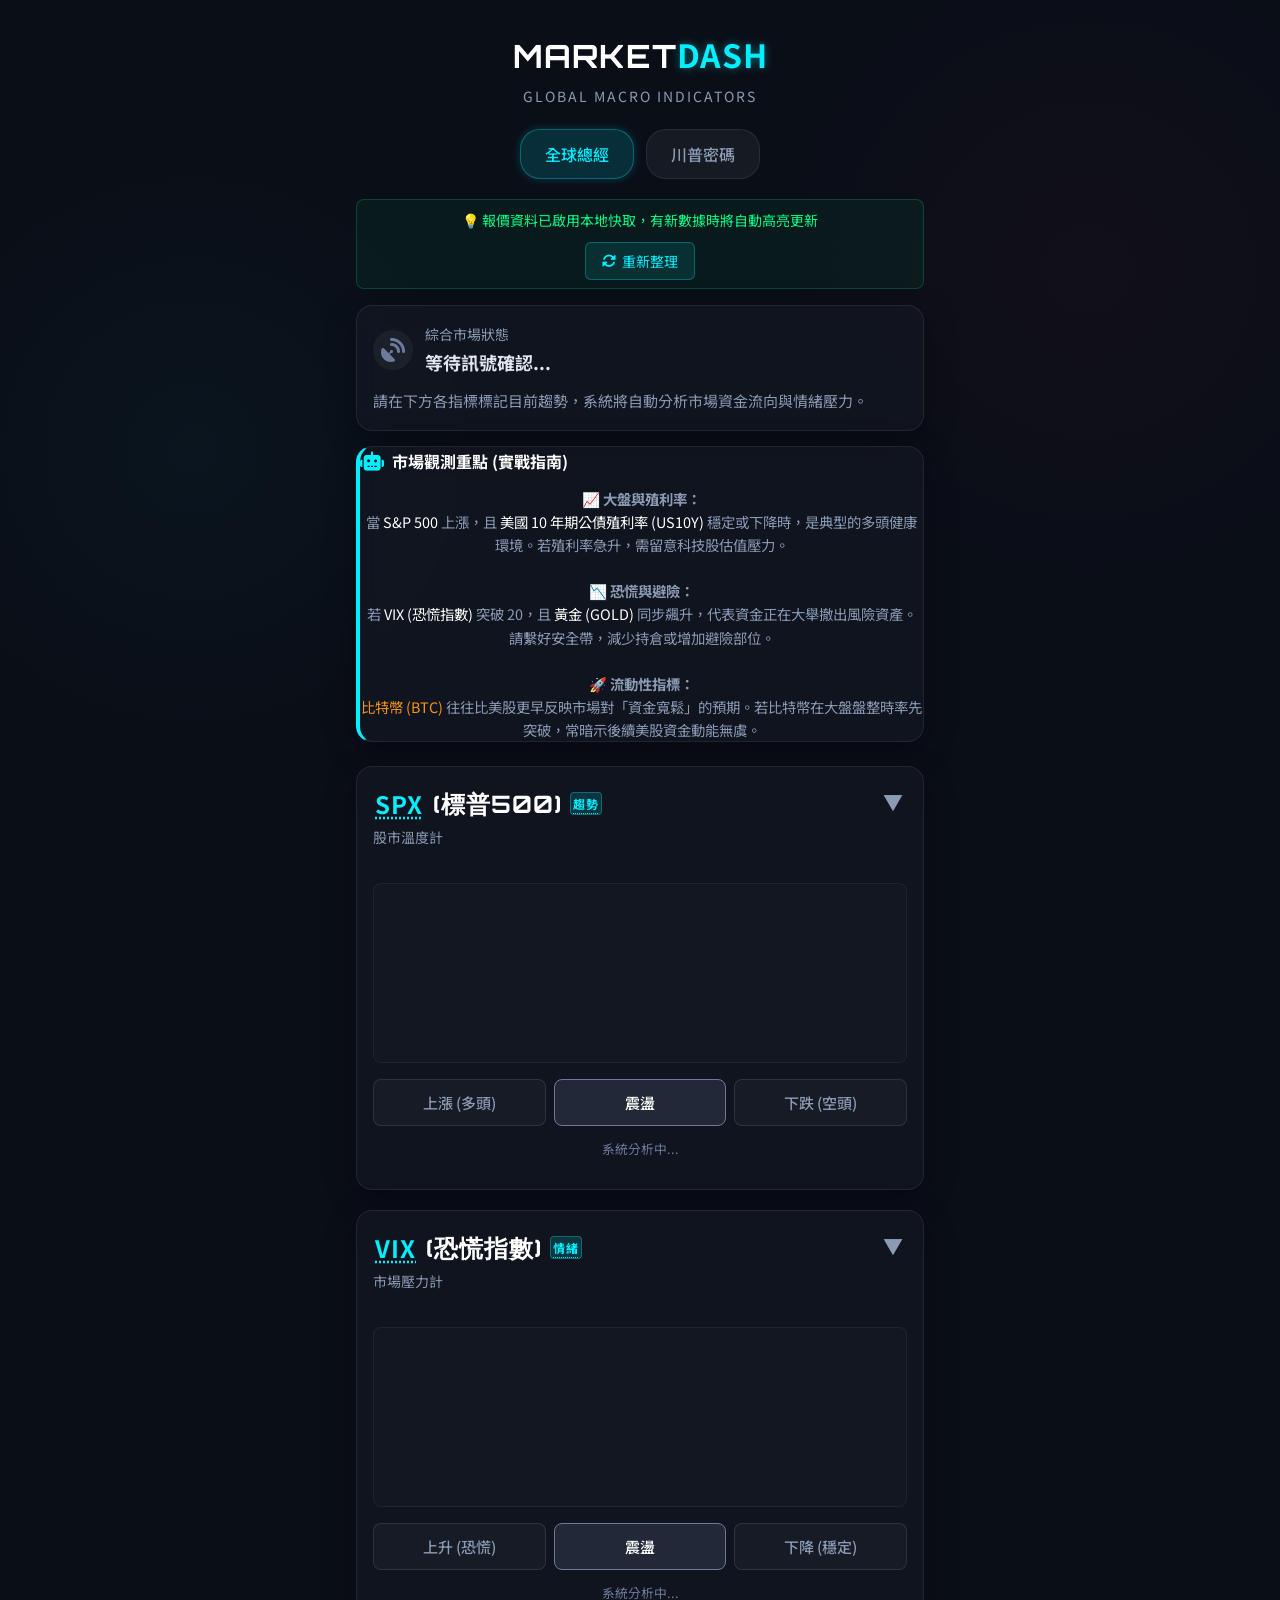
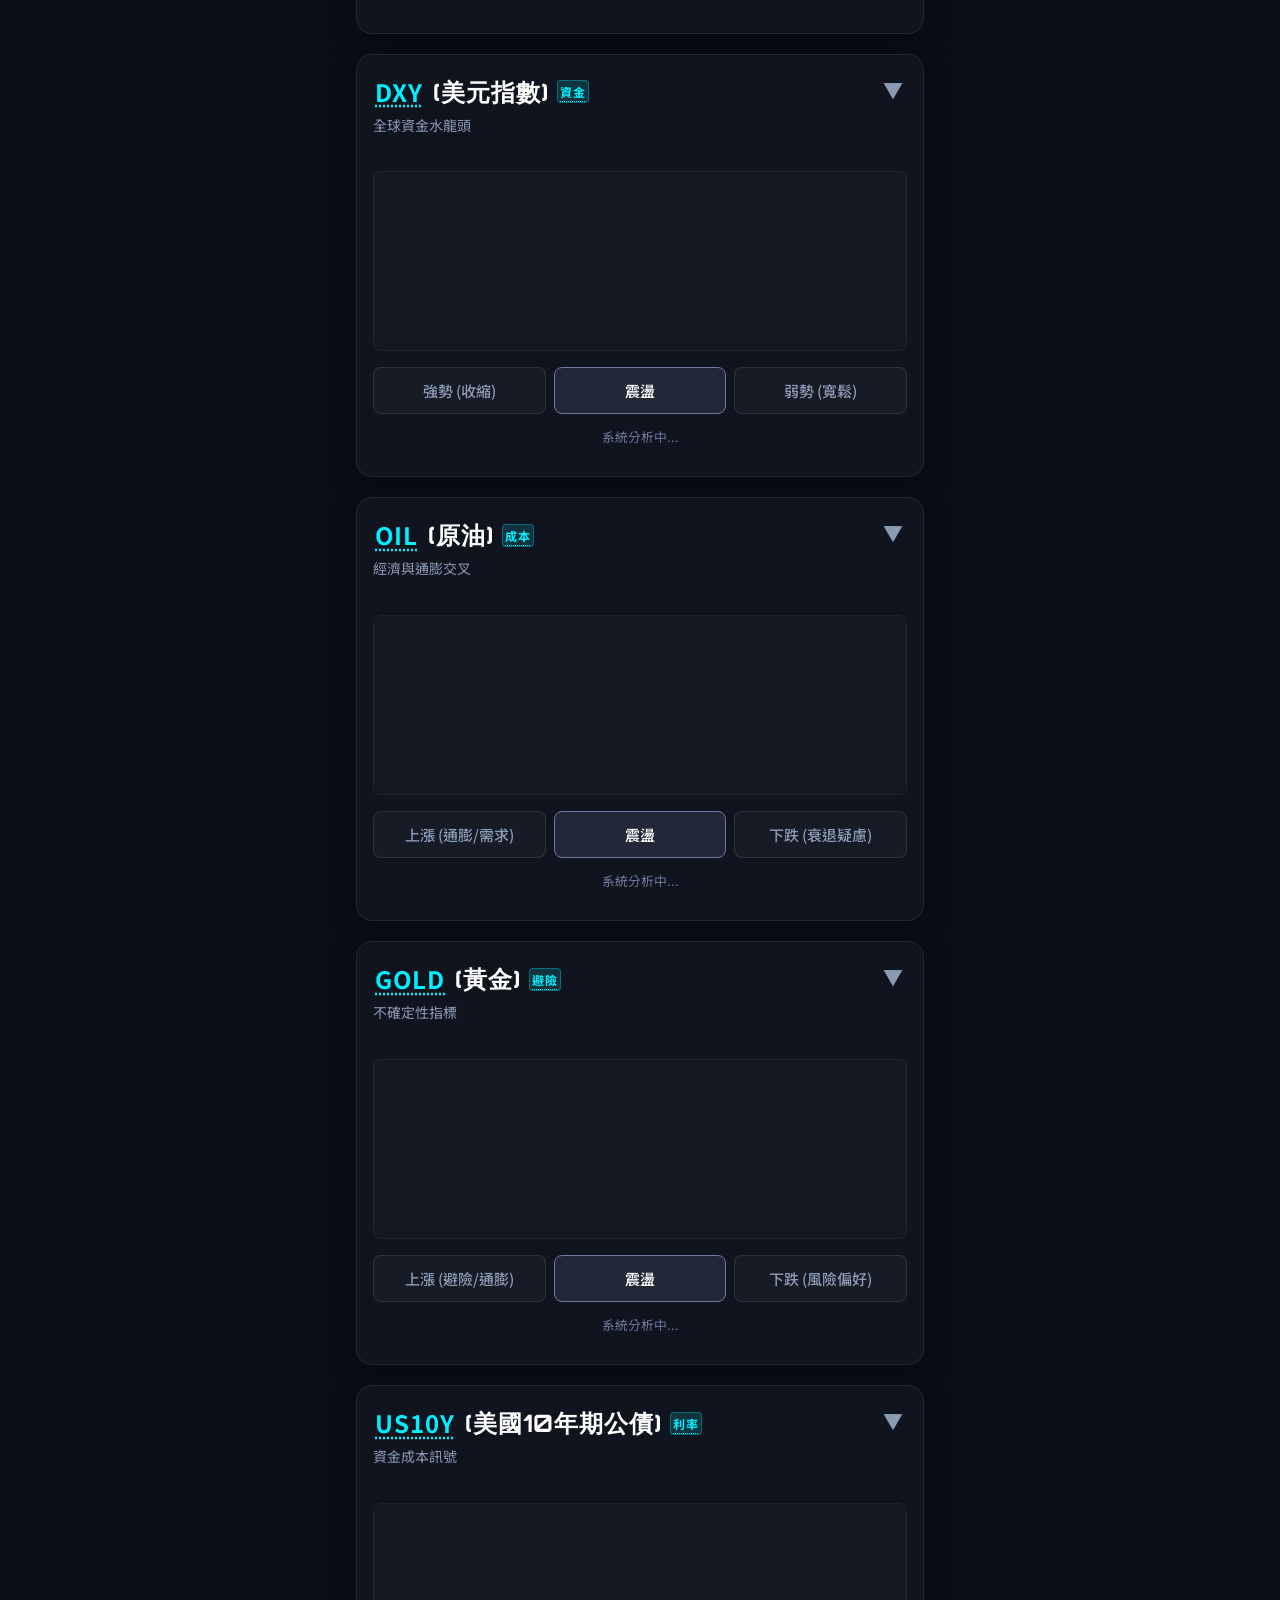
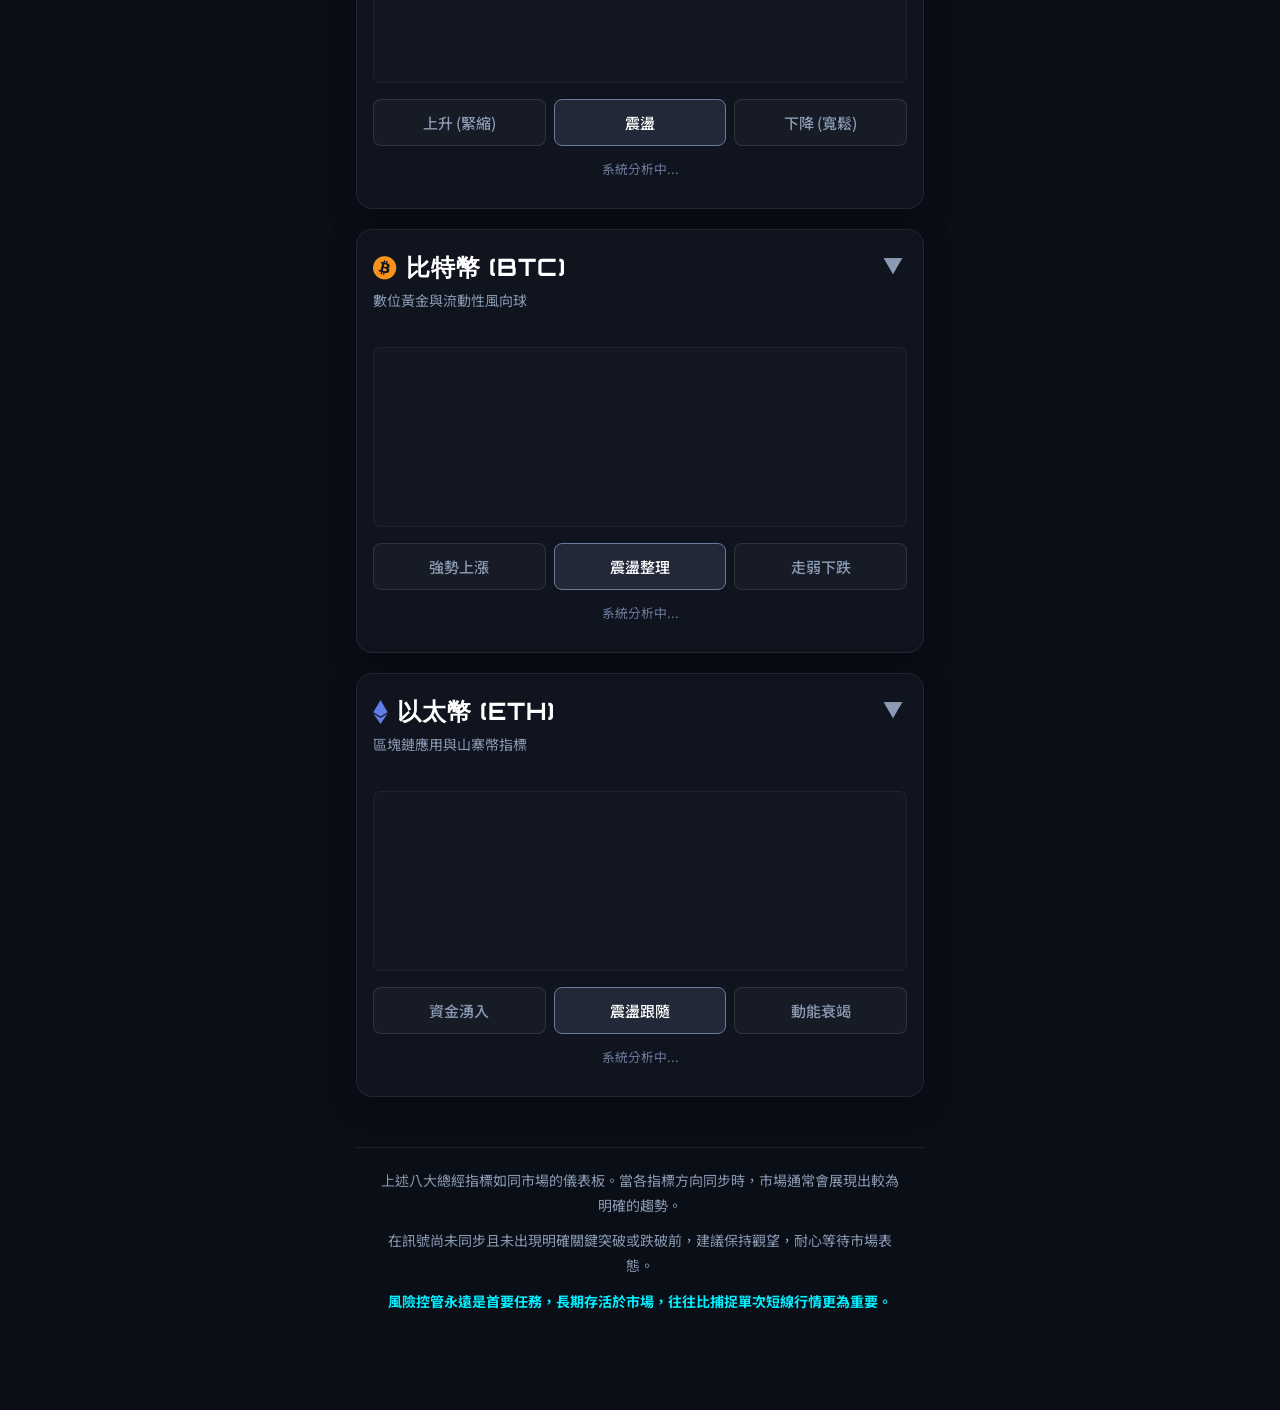
<file: index.html>
<!DOCTYPE html>
<html lang="zh-TW">
<head>
    <meta charset="UTF-8">
    <meta name="viewport" content="width=device-width, initial-scale=1.0, maximum-scale=1.0, user-scalable=no">

    <!-- PWA / Apple Touch Icon Meta Tags -->
    <meta name="apple-mobile-web-app-capable" content="yes">
    <meta name="apple-mobile-web-app-status-bar-style" content="black-translucent">
    <meta name="apple-mobile-web-app-title" content="FinTrack">
    <link rel="apple-touch-icon" href="apple-touch-icon.png">
    <link rel="icon" type="image/x-icon" href="favicon.ico">
    <link rel="icon" type="image/png" sizes="32x32" href="favicon-32x32.png">
    <link rel="manifest" href="manifest.json">

    <title>Global Market Dashboard</title>
    <link rel="stylesheet" href="style.css">
    <link href="https://fonts.googleapis.com/css2?family=Orbitron:wght@400;500;700&family=Noto+Sans+TC:wght@300;400;500;700&display=swap" rel="stylesheet">
    <link rel="stylesheet" href="https://cdnjs.cloudflare.com/ajax/libs/font-awesome/6.4.0/css/all.min.css">
</head>
<body>

<div class="app-container">
    <header class="dashboard-header">
        <h1>MARKET<span class="highlight">DASH</span></h1>
        <p class="subtitle">Global Macro Indicators</p>

        <!-- Navigation Tabs -->
        <nav class="nav-tabs">
            <a href="index.html" class="nav-tab active">全球總經</a>
            <a href="trump.html" class="nav-tab">川普密碼</a>
        </nav>

        <div class="cache-notice">
            <p>💡 報價資料已啟用本地快取，有新數據時將自動高亮更新</p>
            <button id="refresh-btn" class="refresh-btn"><i class="fas fa-sync-alt"></i> 重新整理</button>
        </div>

        <div class="sentiment-panel glass-panel clickable" onclick="openModal('logic-modal')">
            <div class="sentiment-status" id="overall-sentiment">
                <div class="status-icon"><i class="fas fa-satellite-dish"></i></div>
                <div class="status-text">
                    <span class="label">綜合市場狀態</span>
                    <strong id="sentiment-value">等待訊號確認...</strong>
                </div>
            </div>
            <p class="sentiment-desc" id="sentiment-desc">請在下方各指標標記目前趨勢，系統將自動分析市場資金流向與情緒壓力。</p>
        </div>

        <div class="insight-panel glass-panel" style="margin-top: 15px; border-left: 4px solid var(--accent-neon);">
            <div style="display: flex; align-items: center; margin-bottom: 12px; gap: 8px;">
                <i class="fas fa-robot" style="color: var(--accent-neon); font-size: 1.2rem;"></i>
                <h3 style="margin: 0; font-size: 1rem; color: #fff;">市場觀測重點 (實戰指南)</h3>
            </div>
            <div style="color: var(--text-secondary); font-size: 0.9rem; line-height: 1.6;">
                <p>📈 <strong>大盤與殖利率：</strong><br>當 <span style="color:#FFF;">S&P 500</span> 上漲，且 <span style="color:#FFF;">美國 10 年期公債殖利率 (US10Y)</span> 穩定或下降時，是典型的多頭健康環境。若殖利率急升，需留意科技股估值壓力。</p>
                <br>
                <p>📉 <strong>恐慌與避險：</strong><br>若 <span style="color:#FFF;">VIX (恐慌指數)</span> 突破 20，且 <span style="color:#FFF;">黃金 (GOLD)</span> 同步飆升，代表資金正在大舉撤出風險資產。請繫好安全帶，減少持倉或增加避險部位。</p>
                <br>
                <p>🚀 <strong>流動性指標：</strong><br><span style="color:#F7931A;">比特幣 (BTC)</span> 往往比美股更早反映市場對「資金寬鬆」的預期。若比特幣在大盤盤整時率先突破，常暗示後續美股資金動能無虞。</p>
            </div>
        </div>
    </header>

    <main class="indicators-container">
        <!-- SPX Card -->
        <section class="indicator-card glass-panel" id="card-spx">
            <div class="card-header">
                <div class="title-group">
                    <h2><span class="vocab-btn" data-term="SPX" data-def="Standard & Poor's 500。標準普爾500指數，代表美國前500大上市公司的股票表現，是全球股市的指標。">SPX</span> (標普500) <span class="badge vocab-btn" data-term="趨勢" data-def="Trend。市場整體的走向（上漲、下跌或盤整）。">趨勢</span></h2>
                    <span class="desc-short">股市溫度計</span>
                    <span class="update-time skeleton" id="time-spx">載入數據中...</span>
                </div>
                <button class="toggle-btn" onclick="toggleDetails('spx')">
                    <span class="icon-down">▼</span>
                </button>
            </div>
            <div class="chart-container" id="chart-spx">
                <!-- TradingView Widget BEGIN -->
                <div class="tradingview-widget-container">
                  <div class="tradingview-widget-container__widget"></div>
                  <script type="text/javascript" src="https://s3.tradingview.com/external-embedding/embed-widget-mini-symbol-overview.js" async>
                  {
                  "symbol": "FOREXCOM:SPXUSD",
                  "width": "100%",
                  "height": "100%",
                  "locale": "zh_TW",
                  "dateRange": "1M",
                  "colorTheme": "dark",
                  "isTransparent": true,
                  "autosize": true,
                  "largeChartUrl": ""
                }
                  </script>
                </div>
                <!-- TradingView Widget END -->
            </div>

            <div class="trend-selector">
                <button class="trend-btn up" >上漲 (多頭)</button>
                <button class="trend-btn neutral active" >震盪</button>
                <button class="trend-btn down" >下跌 (空頭)</button>
            </div>

            <div id="reason-spx" class="auto-judge-reason text-neutral" style="font-size: 0.8rem; text-align: center; margin-bottom: 12px;">系統分析中...</div>

            <div class="details-content" id="details-spx">
                <ul>
                    <li><strong>一言以蔽之：</strong> 市場資金的終極歸宿，最具代表性的整體市場風向球。</li>
                    <li><strong>美國標普 500 指數：</strong> 全球股市的指標。當資金環境良好時，股市通常是最大的受惠者。</li>
                    <li><strong>股市跌 + 黃金漲：</strong> 資金正在往避險資產移動 (金融風險、地緣衝突)。</li>
                    <li><strong>股市漲 + 黃金漲：</strong> 代表市場正在提前佈局通膨，或對貨幣價值產生疑慮。</li>
                </ul>
            </div>
        </section>

        <!-- VIX Card -->
        <section class="indicator-card glass-panel" id="card-vix">
            <div class="card-header">
                <div class="title-group">
                    <h2><span class="vocab-btn" data-term="VIX" data-def="Volatility Index。芝加哥選擇權交易所波動率指數，衡量市場對未來30天股市波動的預期，數值越高代表市場越恐慌。">VIX</span> (恐慌指數) <span class="badge vocab-btn" data-term="情緒" data-def="Sentiment。市場參與者的心理狀態，通常分為貪婪（看多）與恐懼（看空）。">情緒</span></h2>
                    <span class="desc-short">市場壓力計</span>
                    <span class="update-time skeleton" id="time-vix">載入數據中...</span>
                </div>
                <button class="toggle-btn" onclick="toggleDetails('vix')">
                    <span class="icon-down">▼</span>
                </button>
            </div>
            <div class="chart-container" id="chart-vix">
                <!-- TradingView Widget BEGIN -->
                <div class="tradingview-widget-container">
                  <div class="tradingview-widget-container__widget"></div>
                  <script type="text/javascript" src="https://s3.tradingview.com/external-embedding/embed-widget-mini-symbol-overview.js" async>
                  {
                  "symbol": "CAPITALCOM:VIX",
                  "width": "100%",
                  "height": "100%",
                  "locale": "zh_TW",
                  "dateRange": "1M",
                  "colorTheme": "dark",
                  "isTransparent": true,
                  "autosize": true,
                  "largeChartUrl": ""
                }
                  </script>
                </div>
                <!-- TradingView Widget END -->
            </div>

            <div class="trend-selector">
                <button class="trend-btn up" >上升 (恐慌)</button>
                <button class="trend-btn neutral active" >震盪</button>
                <button class="trend-btn down" >下降 (穩定)</button>
            </div>

            <div id="reason-vix" class="auto-judge-reason text-neutral" style="font-size: 0.8rem; text-align: center; margin-bottom: 12px;">系統分析中...</div>

            <div class="details-content" id="details-vix">
                <ul>
                    <li><strong>一言以蔽之：</strong> 市場為「保險」付出的成本，數值越高代表市場越恐慌。</li>
                    <li><strong>本質：</strong> 從 S&P 500 選擇權推算出的未來波動率預期。</li>
                    <li><strong>快速上升：</strong> 通常代表市場<strong>開始恐慌</strong>，投資人急著買避險。這時候股市往往會同步出現劇烈跌幅。</li>
                    <li><strong>長期維持低檔：</strong> 代表市場<strong>情緒穩定</strong>，資金願意承擔風險，是孕育大牛市的溫床。</li>
                    <li><strong>極端情緒轉折：</strong> 專業資金看 VIX 不是猜高低點，而是觀察極端情緒。<strong>市場最恐慌的時候，往往也最接近行情反轉點。</strong></li>
                </ul>
            </div>
        </section>

        <!-- DXY Card -->
        <section class="indicator-card glass-panel" id="card-dxy">
            <div class="card-header">
                <div class="title-group">
                    <h2><span class="vocab-btn" data-term="DXY" data-def="US Dollar Index。美元指數，衡量美元相對於一籃子六種主要貨幣的匯率變化，反映強勢或弱勢美元。">DXY</span> (美元指數) <span class="badge vocab-btn" data-term="資金" data-def="Liquidity/Capital。市場上可用於投資的資金流動性，流動性高時有利於資產價格上漲。">資金</span></h2>
                    <span class="desc-short">全球資金水龍頭</span>
                    <span class="update-time skeleton" id="time-dxy">載入數據中...</span>
                </div>
                <button class="toggle-btn" onclick="toggleDetails('dxy')">
                    <span class="icon-down">▼</span>
                </button>
            </div>
            <div class="chart-container" id="chart-dxy">
                <!-- TradingView Widget BEGIN -->
                <div class="tradingview-widget-container">
                  <div class="tradingview-widget-container__widget"></div>
                  <script type="text/javascript" src="https://s3.tradingview.com/external-embedding/embed-widget-mini-symbol-overview.js" async>
                  {
                  "symbol": "INDEX:DXY",
                  "width": "100%",
                  "height": "100%",
                  "locale": "zh_TW",
                  "dateRange": "1M",
                  "colorTheme": "dark",
                  "isTransparent": true,
                  "autosize": true,
                  "largeChartUrl": ""
                }
                  </script>
                </div>
                <!-- TradingView Widget END -->
            </div>

            <div class="trend-selector">
                <button class="trend-btn up" >強勢 (收縮)</button>
                <button class="trend-btn neutral active" >震盪</button>
                <button class="trend-btn down" >弱勢 (寬鬆)</button>
            </div>

            <div id="reason-dxy" class="auto-judge-reason text-neutral" style="font-size: 0.8rem; text-align: center; margin-bottom: 12px;">系統分析中...</div>

            <div class="details-content" id="details-dxy">
                <ul>
                    <li><strong>一言以蔽之：</strong> 全球資金的抽水馬達，美元越強，全球市場資金越緊縮。</li>
                    <li><strong>本質：</strong> 美元相對於一籃子主要貨幣的匯率，反映<strong>全球資金流向</strong>。</li>
                    <li><strong>美元走強：</strong> 資金回流美國，導致<strong>全球流動性收縮、新興市場壓力變大、原物料價格承壓</strong>（因多以美元計價）。</li>
                    <li><strong>美元轉弱：</strong> 資金離開美國尋找更高風險報酬。這時候<strong>股市、新興市場與原物料，通常容易出現波段行情</strong>。</li>
                </ul>
            </div>
        </section>

        <!-- OIL Card -->
        <section class="indicator-card glass-panel" id="card-oil">
            <div class="card-header">
                <div class="title-group">
                    <h2><span class="vocab-btn" data-term="USOIL" data-def="WTI Crude Oil。西德州中級原油期貨價格，是全球原油價格的基準之一，反映實體經濟的能源需求與通膨壓力。">OIL</span> (原油) <span class="badge vocab-btn" data-term="成本" data-def="Cost。企業生產或民眾生活的開銷，原油上漲通常會帶動整體通膨成本上升。">成本</span></h2>
                    <span class="desc-short">經濟與通膨交叉</span>
                    <span class="update-time skeleton" id="time-oil">載入數據中...</span>
                </div>
                <button class="toggle-btn" onclick="toggleDetails('oil')">
                    <span class="icon-down">▼</span>
                </button>
            </div>
            <div class="chart-container" id="chart-oil">
                <!-- TradingView Widget BEGIN -->
                <div class="tradingview-widget-container">
                  <div class="tradingview-widget-container__widget"></div>
                  <script type="text/javascript" src="https://s3.tradingview.com/external-embedding/embed-widget-mini-symbol-overview.js" async>
                  {
                  "symbol": "USOIL",
                  "width": "100%",
                  "height": "100%",
                  "locale": "zh_TW",
                  "dateRange": "1M",
                  "colorTheme": "dark",
                  "isTransparent": true,
                  "autosize": true,
                  "largeChartUrl": ""
                }
                  </script>
                </div>
                <!-- TradingView Widget END -->
            </div>

            <div class="trend-selector">
                <button class="trend-btn up" >上漲 (通膨/需求)</button>
                <button class="trend-btn neutral active" >震盪</button>
                <button class="trend-btn down" >下跌 (衰退疑慮)</button>
            </div>

            <div id="reason-oil" class="auto-judge-reason text-neutral" style="font-size: 0.8rem; text-align: center; margin-bottom: 12px;">系統分析中...</div>

            <div class="details-content" id="details-oil">
                <ul>
                    <li><strong>一言以蔽之：</strong> 實體經濟的血液，上漲可能是因為經濟好，也可能是因為供給斷鏈。</li>
                    <li><strong>本質：</strong> 反映全球實體經濟需求與地緣政治供給的交叉點。</li>
                    <li><strong>需求拉動上漲：</strong> 工業活動與運輸增加，代表<strong>經濟擴張，股市容易同步走強</strong>。</li>
                    <li><strong>供給衝擊飆升：</strong> 因戰爭或減產導致。這會使<strong>企業成本暴增、通膨壓力飆升</strong>，迫使央行升息，油價變成殺手。</li>
                    <li><strong>突然崩跌：</strong> 市場懷疑<strong>全球需求正在消失</strong>，往往伴隨對經濟嚴重衰退的恐慌。</li>
                </ul>
            </div>
        </section>

        <!-- GOLD Card -->
        <section class="indicator-card glass-panel" id="card-gold">
            <div class="card-header">
                <div class="title-group">
                    <h2><span class="vocab-btn" data-term="XAUUSD" data-def="Gold / US Dollar。黃金對美元的報價。黃金常被視為抗通膨與地緣政治風險的避險資產。">GOLD</span> (黃金) <span class="badge vocab-btn" data-term="避險" data-def="Safe Haven。當市場出現危機或不確定性時，資金會轉向相對安全的資產（如黃金、美債）以求保值。">避險</span></h2>
                    <span class="desc-short">不確定性指標</span>
                    <span class="update-time skeleton" id="time-gold">載入數據中...</span>
                </div>
                <button class="toggle-btn" onclick="toggleDetails('gold')">
                    <span class="icon-down">▼</span>
                </button>
            </div>
            <div class="chart-container" id="chart-gold">
                <!-- TradingView Widget BEGIN -->
                <div class="tradingview-widget-container">
                  <div class="tradingview-widget-container__widget"></div>
                  <script type="text/javascript" src="https://s3.tradingview.com/external-embedding/embed-widget-mini-symbol-overview.js" async>
                  {
                  "symbol": "XAUUSD",
                  "width": "100%",
                  "height": "100%",
                  "locale": "zh_TW",
                  "dateRange": "1M",
                  "colorTheme": "dark",
                  "isTransparent": true,
                  "autosize": true,
                  "largeChartUrl": ""
                }
                  </script>
                </div>
                <!-- TradingView Widget END -->
            </div>

            <div class="trend-selector">
                <button class="trend-btn up" >上漲 (避險/通膨)</button>
                <button class="trend-btn neutral active" >震盪</button>
                <button class="trend-btn down" >下跌 (風險偏好)</button>
            </div>

            <div id="reason-gold" class="auto-judge-reason text-neutral" style="font-size: 0.8rem; text-align: center; margin-bottom: 12px;">系統分析中...</div>

            <div class="details-content" id="details-gold">
                <ul>
                    <li><strong>一言以蔽之：</strong> 終極的無息避風港，也是對抗貨幣貶值與世界動盪的保險。</li>
                    <li><strong>本質：</strong> 代表對現有金融體系或法定貨幣的<strong>不確定性</strong>與不信任。</li>
                    <li><strong>資金避險：</strong> 當爆發地緣政治衝突或金融系統風險時，避險資金會大舉湧入。</li>
                    <li><strong>股市跌 + 黃金漲：</strong> 強烈訊號，幾乎可確定<strong>資金正在大舉逃往避險資產</strong>。</li>
                    <li><strong>股市漲 + 黃金漲：</strong> 特殊現象，代表市場資金極度氾濫，或<strong>正在提前佈置抵抗未來的惡性通膨</strong>。</li>
                </ul>
            </div>
        </section>

        <!-- YIELD Card -->
        <section class="indicator-card glass-panel" id="card-yield">
            <div class="card-header">
                <div class="title-group">
                    <h2><span class="vocab-btn" data-term="US10Y" data-def="US 10-Year Treasury Yield。美國十年期公債殖利率，被視為全球無風險利率的基準，影響房貸、企業借貸等資金成本。">US10Y</span> (美國10年期公債) <span class="badge vocab-btn" data-term="利率" data-def="Yield/Interest Rate。資金的借貸成本。利率上升會壓抑經濟活動，利率下降則刺激投資。">利率</span></h2>
                    <span class="desc-short">資金成本訊號</span>
                    <span class="update-time skeleton" id="time-yield">載入數據中...</span>
                </div>
                <button class="toggle-btn" onclick="toggleDetails('yield')">
                    <span class="icon-down">▼</span>
                </button>
            </div>
            <div class="chart-container" id="chart-yield">
                <!-- TradingView Widget BEGIN -->
                <div class="tradingview-widget-container">
                  <div class="tradingview-widget-container__widget"></div>
                  <script type="text/javascript" src="https://s3.tradingview.com/external-embedding/embed-widget-mini-symbol-overview.js" async>
                  {
                  "symbol": "US10Y",
                  "width": "100%",
                  "height": "100%",
                  "locale": "zh_TW",
                  "dateRange": "1M",
                  "colorTheme": "dark",
                  "isTransparent": true,
                  "autosize": true,
                  "largeChartUrl": ""
                }
                  </script>
                </div>
                <!-- TradingView Widget END -->
            </div>

            <div class="trend-selector">
                <button class="trend-btn up" >上升 (緊縮)</button>
                <button class="trend-btn neutral active" >震盪</button>
                <button class="trend-btn down" >下降 (寬鬆)</button>
            </div>

            <div id="reason-yield" class="auto-judge-reason text-neutral" style="font-size: 0.8rem; text-align: center; margin-bottom: 12px;">系統分析中...</div>

            <div class="details-content" id="details-yield">
                <ul>
                    <li><strong>一言以蔽之：</strong> 無風險資金的機會成本，也是決定企業借貸利息的基準。</li>
                    <li><strong>本質：</strong> 市場真實交易出的<strong>利率訊號</strong>，包含對通膨與經濟成長的預期。</li>
                    <li><strong>殖利率上升：</strong> 經濟向好或通膨預期升溫。但若<strong>飆升太快，會嚴重打擊科技股與高負債企業</strong>，並吸引資金離開股市轉買債券。</li>
                    <li><strong>殖利率下降：</strong> 市場預期經濟降溫或央行準備降息。<strong>無風險利率變低，資金更願意投入股市尋求高報酬</strong>。</li>
                </ul>
            </div>
        </section>

        <!-- Bitcoin (BTC) Card -->
        <section class="indicator-card glass-panel" id="card-btc">
            <div class="card-header">
                <div class="title-group">
                    <h2><span class="icon" style="color:#F7931A;"><i class="fab fa-bitcoin"></i></span> 比特幣 (BTC)</h2>
                    <span class="desc-short">數位黃金與流動性風向球</span>
                    <span class="update-time skeleton" id="time-btc">載入數據中...</span>
                </div>
                <button class="toggle-btn" onclick="toggleDetails('btc')">
                    <span class="icon-down">▼</span>
                </button>
            </div>
            <div class="chart-container" id="chart-btc">
                <!-- TradingView Widget BEGIN -->
                <div class="tradingview-widget-container">
                  <div class="tradingview-widget-container__widget"></div>
                  <script type="text/javascript" src="https://s3.tradingview.com/external-embedding/embed-widget-mini-symbol-overview.js" async>
                  {
                  "symbol": "BINANCE:BTCUSDT",
                  "width": "100%",
                  "height": "100%",
                  "locale": "zh_TW",
                  "dateRange": "1M",
                  "colorTheme": "dark",
                  "isTransparent": true,
                  "autosize": true,
                  "largeChartUrl": ""
                }
                  </script>
                </div>
                <!-- TradingView Widget END -->
            </div>

            <div class="trend-selector">
                <button class="trend-btn up" >強勢上漲</button>
                <button class="trend-btn neutral active" >震盪整理</button>
                <button class="trend-btn down" >走弱下跌</button>
            </div>

            <div id="reason-btc" class="auto-judge-reason text-neutral" style="font-size: 0.8rem; text-align: center; margin-bottom: 12px;">系統分析中...</div>

            <div class="details-content" id="details-btc">
                <ul>
                    <li><strong>一言以蔽之：</strong> 全球流動性最敏感的神經末梢，傳統金融的「礦坑金絲雀」。</li>
                    <li><strong>本質：</strong> 既是抗通膨的數位資產，也是對央行放水、寬鬆政策反應最直接的高動能標的。</li>
                    <li><strong>加密貨幣上漲：</strong> 資金充沛，市場願意承擔高風險。常領先於美股反映聯準會的寬鬆預期。</li>
                    <li><strong>加密貨幣下跌：</strong> 流動性收緊，資金回防保守資產。若無預警暴跌，數日內美股科技股常跟隨修正。</li>
                </ul>
            </div>
        </section>

        <!-- Ethereum (ETH) Card -->
        <section class="indicator-card glass-panel" id="card-eth">
            <div class="card-header">
                <div class="title-group">
                    <h2><span class="icon" style="color:#627EEA;"><i class="fab fa-ethereum"></i></span> 以太幣 (ETH)</h2>
                    <span class="desc-short">區塊鏈應用與山寨幣指標</span>
                    <span class="update-time skeleton" id="time-eth">載入數據中...</span>
                </div>
                <button class="toggle-btn" onclick="toggleDetails('eth')">
                    <span class="icon-down">▼</span>
                </button>
            </div>
            <div class="chart-container" id="chart-eth">
                <!-- TradingView Widget BEGIN -->
                <div class="tradingview-widget-container">
                  <div class="tradingview-widget-container__widget"></div>
                  <script type="text/javascript" src="https://s3.tradingview.com/external-embedding/embed-widget-mini-symbol-overview.js" async>
                  {
                  "symbol": "BINANCE:ETHUSDT",
                  "width": "100%",
                  "height": "100%",
                  "locale": "zh_TW",
                  "dateRange": "1M",
                  "colorTheme": "dark",
                  "isTransparent": true,
                  "autosize": true,
                  "largeChartUrl": ""
                }
                  </script>
                </div>
                <!-- TradingView Widget END -->
            </div>

            <div class="trend-selector">
                <button class="trend-btn up" >資金湧入</button>
                <button class="trend-btn neutral active" >震盪跟隨</button>
                <button class="trend-btn down" >動能衰竭</button>
            </div>

            <div id="reason-eth" class="auto-judge-reason text-neutral" style="font-size: 0.8rem; text-align: center; margin-bottom: 12px;">系統分析中...</div>

            <div class="details-content" id="details-eth">
                <ul>
                    <li><strong>一言以蔽之：</strong> 加密貨幣市場的「那斯達克指數」，反映區塊鏈生態系的繁榮度。</li>
                    <li><strong>本質：</strong> 支撐 DeFi (去中心化金融) 等應用的底層貨幣，與創新科技投資情緒高度綁定。</li>
                    <li><strong>以太強於比特：</strong> 代表市場風險偏好極高，資金願意投入更高風險的「山寨幣 (Altcoins)」，是全面牛市特徵。</li>
                    <li><strong>以太弱於比特：</strong> 資金保守化，加密市場缺乏新故事，投資人只敢持有最穩健的比特幣。</li>
                </ul>
            </div>
        </section>

        <div class="footer-note">
            <p>上述八大總經指標如同市場的儀表板。當各指標方向同步時，市場通常會展現出較為明確的趨勢。</p>
            <p style="margin-top: 10px;">在訊號尚未同步且未出現明確關鍵突破或跌破前，建議保持觀望，耐心等待市場表態。</p>
            <p style="margin-top: 10px; color: var(--accent-neon); font-weight: bold;">風險控管永遠是首要任務，長期存活於市場，往往比捕捉單次短線行情更為重要。</p>
        </div>
    </main>
</div>

<!-- Modal for Logic Explanation -->
<div id="logic-modal" class="modal">
    <div class="modal-content glass-panel">
        <span class="close-btn" onclick="closeModal('logic-modal')">&times;</span>
        <h2><i class="fas fa-project-diagram"></i> 六大指標連動解析</h2>
        <div class="modal-body">
            <div class="logic-item">
                <h3>🟢 資金擴張 (多頭環境)</h3>
                <p><strong>指標特徵：</strong> VIX ⬇️ ＋ DXY ⬇️ ＋ US10Y ⬇️</p>
                <p>資金成本降低，市場情緒穩定，投資人願意承擔風險，股市 (SPX) 最容易在此環境下走出大波段行情。</p>
            </div>

            <div class="logic-item">
                <h3>⚠️ 流動性收縮 (壓力增加)</h3>
                <p><strong>指標特徵：</strong> DXY ⬆️ 或 US10Y ⬆️ 快速飆升</p>
                <p>強勢美元或高殖利率會大幅提高企業融資成本，壓抑新興市場與風險資產。若同時伴隨 VIX ⬆️，股市容易出現急跌。</p>
            </div>

            <div class="logic-item">
                <h3>🛡️ 極端避險 (風險爆發)</h3>
                <p><strong>指標特徵：</strong> SPX ⬇️ ＋ GOLD ⬆️ ＋ VIX ⬆️</p>
                <p>典型的危機模式（如地緣衝突、金融系統性風險）。資金為了保命，不計成本拋售股票，瘋狂湧入黃金等避險資產。</p>
            </div>

            <div class="logic-item">
                <h3>🔥 通膨再起 (貨幣疑慮)</h3>
                <p><strong>指標特徵：</strong> SPX ⬆️ ＋ GOLD ⬆️ ＋ OIL ⬆️</p>
                <p>股市與黃金同步上漲是特殊訊號。這通常代表市場認為鈔票變薄了（通膨），所以將現金轉換為實體資產或股票來保值。</p>
            </div>

            <div class="logic-item">
                <h3>🚨 停滯性通膨 (最糟劇本)</h3>
                <p><strong>指標特徵：</strong> SPX ⬇️ ＋ OIL ⬆️ ＋ US10Y ⬆️</p>
                <p>油價（成本）飆升帶動通膨與利率走高，但經濟卻開始衰退導致企業獲利下降。這時股債雙殺，幾乎所有資產都面臨壓力。</p>
            </div>
        </div>
    </div>
</div>

<script src="script.js"></script>
    <script src="vocab.js"></script>
</body>
</html>
</file>
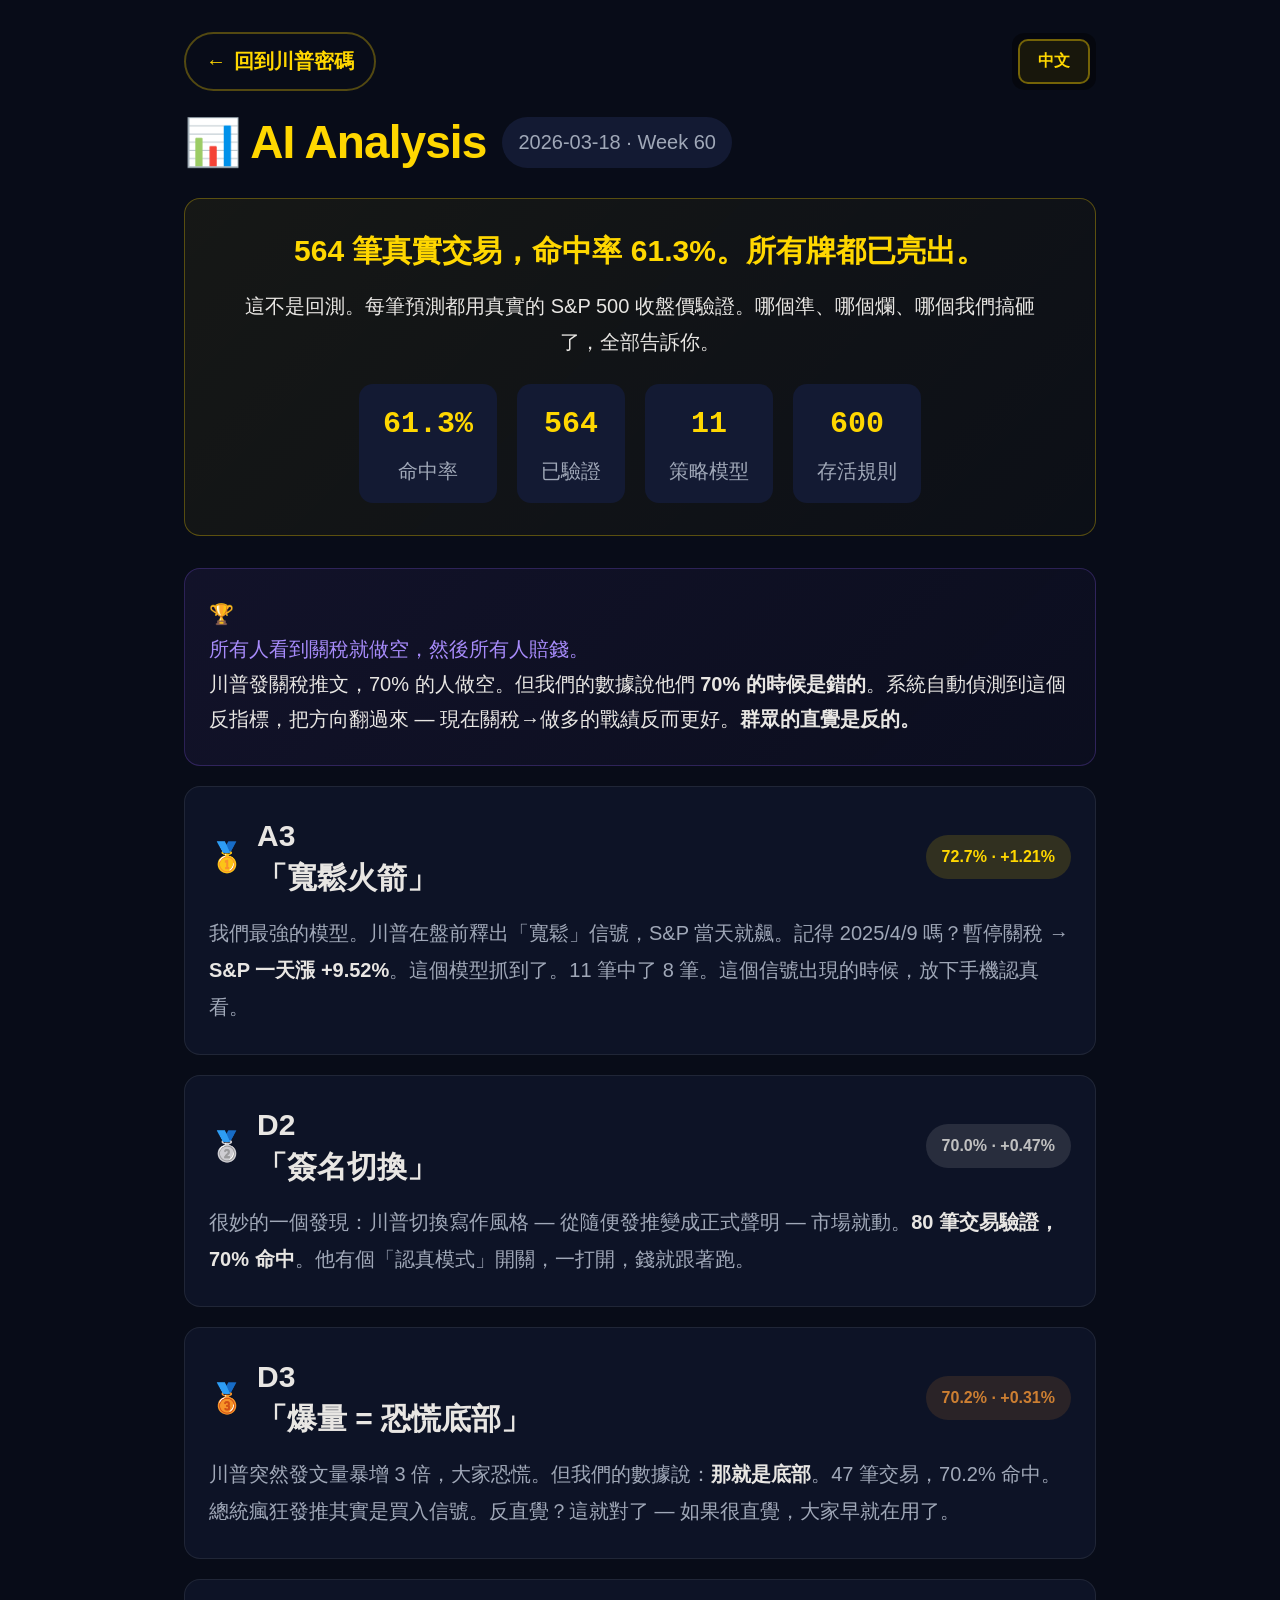
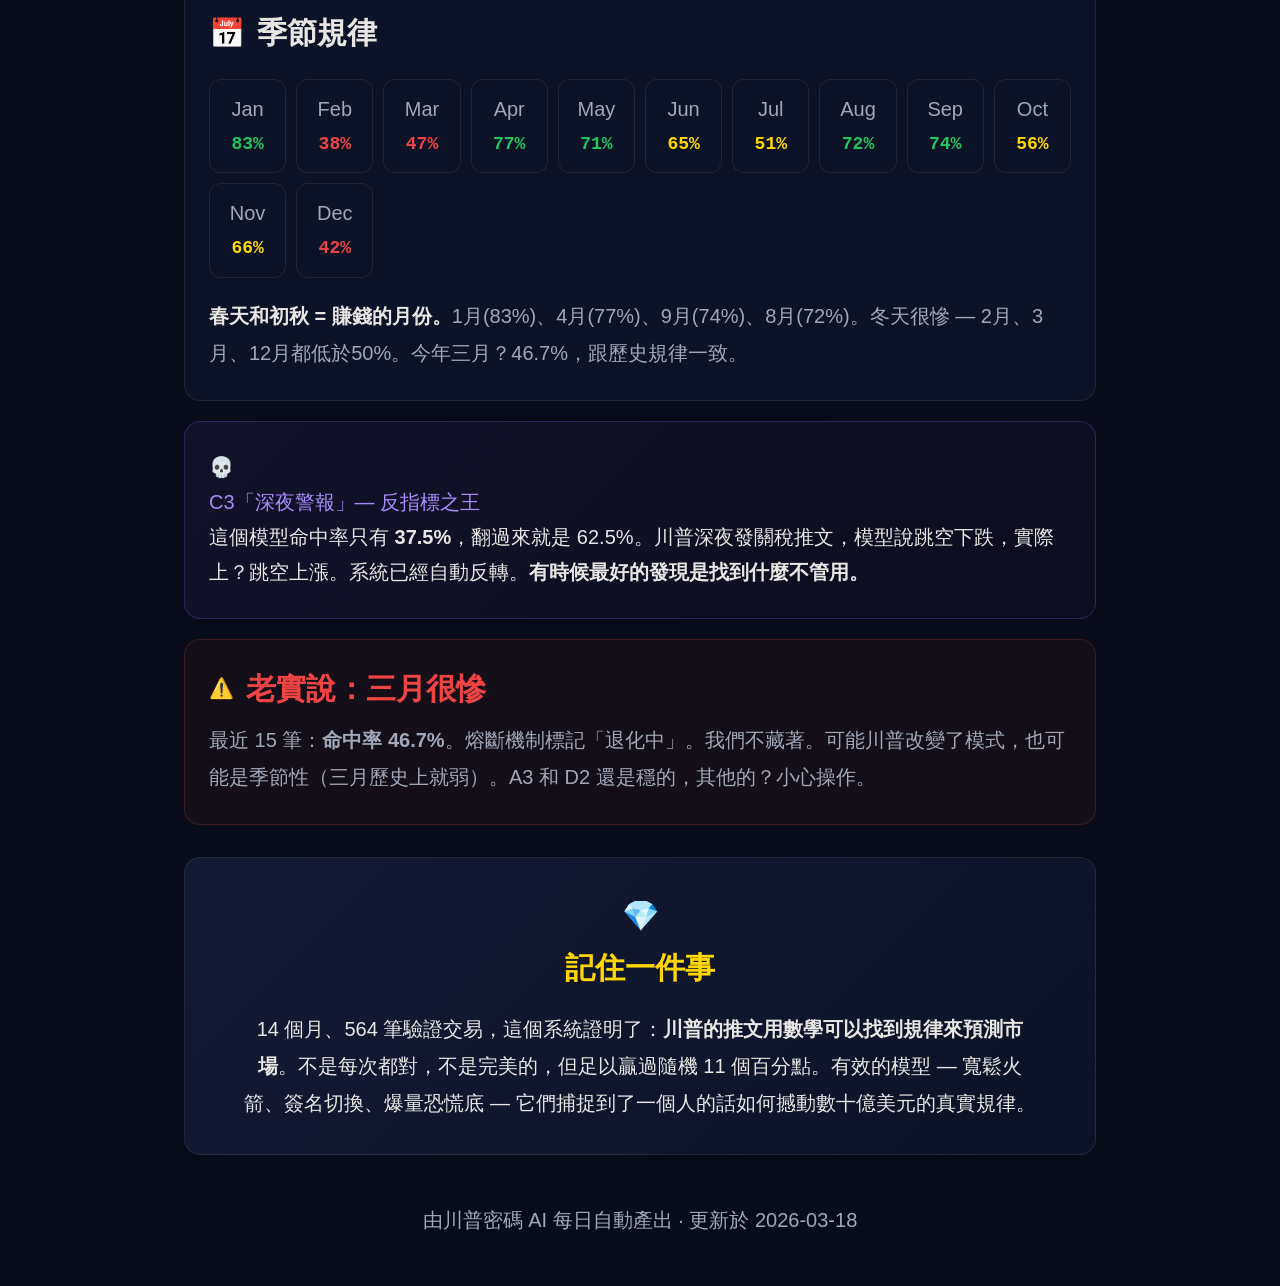
<file: analysis.html>
<!DOCTYPE html>
<html lang="en">
<head>
<meta charset="UTF-8">
<meta name="viewport" content="width=device-width, initial-scale=1.0">
<title>Trump Code — AI Analysis Preview</title>
<style>
  :root {
    /* 色彩 — 跟首頁完全一致 */
    --bg: #080c18;
    --surface: #0d1326;
    --surface2: #131a33;
    --border: rgba(255,255,255,0.08);
    --text: #e8e6e3;
    --text-dim: #a0a8b8;
    --gold: #FFD700;
    --gold-dim: rgba(255,215,0,0.3);
    --gold-bg: rgba(255,215,0,0.08);
    --green: #22c55e;
    --red: #ef4444;
    --blue: #3b82f6;

    /* 字級 — 跟首頁完全一致（老花眼鏡標準） */
    --f1: clamp(34px, 5vw, 46px);  /* L1 大標題 */
    --f2: clamp(24px, 3.5vw, 30px); /* L2 區塊標題 */
    --f3: 20px;                     /* L3 正文 */
    --f4: 16px;                     /* L4 輔助（最小可讀） */
    --ease: cubic-bezier(0.25, 0.46, 0.45, 0.94);
  }
  * { margin:0; padding:0; box-sizing:border-box; }
  body {
    background: var(--bg);
    color: var(--text);
    font-family: 'Inter', -apple-system, BlinkMacSystemFont, 'Segoe UI', 'Noto Sans TC', 'Noto Sans JP', sans-serif;
    line-height: 1.75;
    min-height: 100vh;
    -webkit-font-smoothing: antialiased;
    font-size: var(--f3);
  }
  .container { max-width: 960px; margin: 0 auto; padding: 32px 24px; }

  /* 語言切換 — 跟首頁同規格 */
  .lang-bar {
    display: flex; gap: 6px; background: rgba(0,0,0,0.4); border-radius: 12px; padding: 6px;
  }
  .lang-btn {
    appearance: none; border: 2px solid transparent; background: none;
    color: var(--text-dim); padding: 10px 18px; border-radius: 10px;
    font-size: 16px; font-weight: 600; cursor: pointer; transition: all 0.2s;
    min-height: 44px;
  }
  .lang-btn:hover { color: var(--text); }
  .lang-btn.active {
    color: var(--gold); border-color: rgba(255,215,0,0.4); background: rgba(255,215,0,0.08);
  }
  .lang-btn:focus-visible { outline: 3px solid var(--gold); outline-offset: 2px; }

  /* Section header */
  .sec-header {
    display: flex; align-items: center; gap: 16px; margin-bottom: 28px;
    flex-wrap: wrap;
  }
  .sec-header h2 {
    font-size: var(--f1); font-weight: 800; color: var(--gold);
    letter-spacing: -0.02em; line-height: 1.2;
  }
  .sec-header .date {
    font-size: var(--f5); color: var(--text-dim);
    background: var(--surface2); padding: 8px 16px; border-radius: 100px;
  }

  /* Headline card */
  .headline-card {
    background: linear-gradient(135deg, rgba(255,215,0,0.06), rgba(255,215,0,0.02));
    border: 1px solid var(--gold-dim);
    border-radius: 16px; padding: 32px 24px; margin-bottom: 32px;
    text-align: center;
  }
  .headline-card h3 {
    font-size: var(--f2); font-weight: 800; color: var(--gold);
    margin-bottom: 16px; line-height: 1.35;
  }
  .headline-card .tldr {
    font-size: var(--f3); color: var(--text); line-height: 1.8;
    max-width: 800px; margin: 0 auto;
  }
  .headline-card .stats-row {
    display: flex; justify-content: center; gap: 20px; margin-top: 24px;
    flex-wrap: wrap;
  }
  .stat-pill {
    background: var(--surface2); border-radius: 14px; padding: 14px 24px;
    text-align: center; min-width: 100px;
  }
  .stat-pill .num { font-size: var(--f2); font-weight: 900; color: var(--gold); font-family: 'JetBrains Mono', monospace; }
  .stat-pill .label { font-size: var(--f5); color: var(--text-dim); margin-top: 4px; }

  /* Finding card */
  .finding {
    background: var(--surface);
    border: 1px solid var(--border);
    border-radius: 16px;
    padding: 28px 24px;
    margin-bottom: 20px;
    transition: border-color 0.2s;
  }
  .finding:hover { border-color: var(--gold-dim); }
  .finding .finding-header {
    display: flex; align-items: center; gap: 12px; margin-bottom: 16px;
    flex-wrap: wrap;
  }
  .finding .emoji { font-size: 1.8rem; flex-shrink: 0; }
  .finding .finding-title {
    font-size: var(--f2); font-weight: 700; color: var(--text);
    line-height: 1.4;
  }
  .finding .medal {
    font-size: var(--f4); font-weight: 700; padding: 8px 16px;
    border-radius: 100px; margin-left: auto; white-space: nowrap;
  }
  .medal-gold { background: rgba(255,215,0,0.15); color: var(--gold); }
  .medal-silver { background: rgba(192,192,192,0.15); color: #c0c0c0; }
  .medal-bronze { background: rgba(205,127,50,0.15); color: #cd7f32; }
  .finding .finding-body {
    font-size: var(--f3); color: var(--text-dim); line-height: 1.85;
  }
  .finding .finding-body strong { color: var(--text); font-weight: 600; }

  /* Warning card */
  .warning {
    background: rgba(239,68,68,0.05);
    border: 1px solid rgba(239,68,68,0.2);
    border-radius: 16px;
    padding: 28px 24px;
    margin-bottom: 20px;
  }
  .warning .warning-header {
    display: flex; align-items: center; gap: 12px; margin-bottom: 12px;
  }
  .warning .warning-title {
    font-size: var(--f2); font-weight: 700; color: var(--red);
    line-height: 1.4;
  }
  .warning .warning-body {
    font-size: var(--f3); color: var(--text-dim); line-height: 1.85;
  }

  /* Bottom line */
  .bottom-line {
    background: linear-gradient(135deg, var(--surface2), var(--surface));
    border: 1px solid var(--border);
    border-radius: 16px;
    padding: 32px 24px;
    margin-top: 32px;
    text-align: center;
  }
  .bottom-line h3 {
    font-size: var(--f2); color: var(--gold); margin-bottom: 16px;
    font-weight: 700;
  }
  .bottom-line p {
    font-size: var(--f3); color: var(--text); line-height: 1.85;
    max-width: 800px; margin: 0 auto;
  }

  /* Seasonal chart — 月份格大一點 */
  .month-grid {
    display: grid; grid-template-columns: repeat(auto-fill, minmax(72px, 1fr));
    gap: 10px; margin: 20px 0;
  }
  .month-cell {
    text-align: center; padding: 12px 6px;
    border-radius: 12px; background: var(--surface);
    border: 1px solid var(--border);
  }
  .month-cell .m-label { font-size: var(--f5); color: var(--text-dim); font-weight: 500; }
  .month-cell .m-rate { font-size: 1.125rem; font-weight: 800; font-family: 'JetBrains Mono', monospace; margin-top: 2px; }
  .m-hot { color: var(--green); }
  .m-warm { color: var(--gold); }
  .m-cold { color: var(--red); }

  /* Anti-indicator callout */
  .anti-callout {
    background: linear-gradient(135deg, rgba(139,92,246,0.08), rgba(139,92,246,0.03));
    border: 1px solid rgba(139,92,246,0.25);
    border-radius: 16px;
    padding: 28px 24px;
    margin-bottom: 20px;
  }
  .anti-callout .finding-title { color: #a78bfa; }

  /* Responsive */
  @media (max-width: 480px) {
    .stat-pill { padding: 6px 14px; }
    .stats-row { gap: 12px; }
  }

  /* lang hide/show */
  [data-lang] { display: none; }
  [data-lang].show { display: block; }
  .stat-pill [data-lang] { display: none; }
  .stat-pill [data-lang].show { display: inline; }
</style>
</head>
<body>
<div class="container">

  <!-- 導航列 -->
  <nav style="display:flex; align-items:center; justify-content:space-between; margin-bottom:24px; flex-wrap:wrap; gap:12px;">
    <a href="trump.html" style="display:inline-flex; align-items:center; gap:8px; color:var(--gold); text-decoration:none; font-size:var(--f5); font-weight:600; padding:10px 20px; border:2px solid var(--gold-dim); border-radius:100px; min-height:48px; transition:all 0.2s;">
      ← <span data-lang="en" class="show">Back to Dashboard</span><span data-lang="zh">回到川普密碼</span><span data-lang="ja">ダッシュボードに戻る</span>
    </a>
    <div class="lang-bar" style="margin-bottom:0;">
      <button class="lang-btn active" data-lang="en" onclick="setLang('en')">EN</button>
      <button class="lang-btn" data-lang="zh" onclick="setLang('zh')">中文</button>
      <button class="lang-btn" data-lang="ja" onclick="setLang('ja')">日本語</button>
    </div>
  </nav>

  <!-- Section Header -->
  <div class="sec-header">
    <h2>📊 AI Analysis</h2>
    <span class="date">2026-03-18 · Week 60</span>
  </div>

  <!-- Headline -->
  <div class="headline-card">
    <h3>
      <span data-lang="en" class="show">564 Real Trades. 61.3% Hit Rate. All Cards on the Table.</span>
      <span data-lang="zh">564 筆真實交易，命中率 61.3%。所有牌都已亮出。</span>
      <span data-lang="ja">564件のリアル取引、的中率61.3%。全カード公開。</span>
    </h3>
    <div class="tldr">
      <span data-lang="en" class="show">Not a backtest. Every prediction is verified against real S&P 500 closes. We show you what works, what doesn't, and what we got completely wrong.</span>
      <span data-lang="zh">這不是回測。每筆預測都用真實的 S&P 500 收盤價驗證。哪個準、哪個爛、哪個我們搞砸了，全部告訴你。</span>
      <span data-lang="ja">バックテストではありません。全ての予測は実際のS&P 500終値で検証済み。何が当たり、何がダメで、何を間違えたか、全て公開します。</span>
    </div>
    <div class="stats-row">
      <div class="stat-pill">
        <div class="num">61.3%</div>
        <div class="label">
          <span data-lang="en" class="show">Hit Rate</span>
          <span data-lang="zh">命中率</span>
          <span data-lang="ja">的中率</span>
        </div>
      </div>
      <div class="stat-pill">
        <div class="num">564</div>
        <div class="label">
          <span data-lang="en" class="show">Verified</span>
          <span data-lang="zh">已驗證</span>
          <span data-lang="ja">検証済</span>
        </div>
      </div>
      <div class="stat-pill">
        <div class="num">11</div>
        <div class="label">
          <span data-lang="en" class="show">Models</span>
          <span data-lang="zh">策略模型</span>
          <span data-lang="ja">モデル</span>
        </div>
      </div>
      <div class="stat-pill">
        <div class="num">600</div>
        <div class="label">
          <span data-lang="en" class="show">Rules</span>
          <span data-lang="zh">存活規則</span>
          <span data-lang="ja">ルール</span>
        </div>
      </div>
    </div>
  </div>

  <!-- 🏆 最猛發現 -->
  <div class="anti-callout">
    <div class="finding-header">
      <span class="emoji">🏆</span>
      <span class="finding-title">
        <span data-lang="en" class="show">Everyone Shorts Tariff Tweets. Everyone Loses.</span>
        <span data-lang="zh">所有人看到關稅就做空，然後所有人賠錢。</span>
        <span data-lang="ja">関税ツイートでみんなショート。みんな負ける。</span>
      </span>
    </div>
    <div class="finding-body">
      <span data-lang="en" class="show">When Trump tweets about tariffs, 70% of traders go short. Our data says they're wrong <strong>70% of the time</strong>. The system auto-detected this and flipped it — TARIFF → LONG now has a better track record. <strong>The crowd's instinct is backwards.</strong></span>
      <span data-lang="zh">川普發關稅推文，70% 的人做空。但我們的數據說他們 <strong>70% 的時候是錯的</strong>。系統自動偵測到這個反指標，把方向翻過來 — 現在關稅→做多的戰績反而更好。<strong>群眾的直覺是反的。</strong></span>
      <span data-lang="ja">トランプが関税ツイートをすると、70%のトレーダーがショートします。しかしデータによると<strong>70%の確率で間違い</strong>。システムはこれを自動検出し方向を反転。今は関税→ロングの方が成績が良い。<strong>群衆の直感は逆なのです。</strong></span>
    </div>
  </div>

  <!-- Model Rankings -->
  <div class="finding">
    <div class="finding-header">
      <span class="emoji">🥇</span>
      <span class="finding-title">A3
        <span data-lang="en" class="show">"Relief Rocket"</span>
        <span data-lang="zh">「寬鬆火箭」</span>
        <span data-lang="ja">「安心ロケット」</span>
      </span>
      <span class="medal medal-gold">72.7% · +1.21%</span>
    </div>
    <div class="finding-body">
      <span data-lang="en" class="show">Our #1 model. When Trump signals RELIEF before market open, the S&P surges same day. Think April 9, 2025: tariffs paused → <strong>S&P +9.52% in one day</strong>. This model caught that. 11 trades, 8 correct. When this fires, you pay attention.</span>
      <span data-lang="zh">我們最強的模型。川普在盤前釋出「寬鬆」信號，S&P 當天就飆。記得 2025/4/9 嗎？暫停關稅 → <strong>S&P 一天漲 +9.52%</strong>。這個模型抓到了。11 筆中了 8 筆。這個信號出現的時候，放下手機認真看。</span>
      <span data-lang="ja">最強モデル。トランプが市場開始前に「安心」シグナルを出すとS&Pは当日急騰。2025年4月9日：関税一時停止→<strong>S&Pが1日で+9.52%</strong>。11件中8件的中。このシグナルが出たら、真剣に注目。</span>
    </div>
  </div>

  <div class="finding">
    <div class="finding-header">
      <span class="emoji">🥈</span>
      <span class="finding-title">D2
        <span data-lang="en" class="show">"Signature Switch"</span>
        <span data-lang="zh">「簽名切換」</span>
        <span data-lang="ja">「署名切替」</span>
      </span>
      <span class="medal medal-silver">70.0% · +0.47%</span>
    </div>
    <div class="finding-body">
      <span data-lang="en" class="show">Something weird: when Trump changes his writing style — from casual tweets to formal statements — the market moves. <strong>80 trades verified, 70% correct</strong>. He has a "serious mode" switch. When he flips it, money follows.</span>
      <span data-lang="zh">很妙的一個發現：川普切換寫作風格 — 從隨便發推變成正式聲明 — 市場就動。<strong>80 筆交易驗證，70% 命中</strong>。他有個「認真模式」開關，一打開，錢就跟著跑。</span>
      <span data-lang="ja">面白い発見：トランプが文体を変える時 — カジュアルから公式声明へ — 市場が動きます。<strong>80件の取引検証、70%的中</strong>。「本気モード」スイッチがあり、入ると、お金が動きます。</span>
    </div>
  </div>

  <div class="finding">
    <div class="finding-header">
      <span class="emoji">🥉</span>
      <span class="finding-title">D3
        <span data-lang="en" class="show">"Volume Spike = Panic Bottom"</span>
        <span data-lang="zh">「爆量 = 恐慌底部」</span>
        <span data-lang="ja">「爆投稿＝パニックの底」</span>
      </span>
      <span class="medal medal-bronze">70.2% · +0.31%</span>
    </div>
    <div class="finding-body">
      <span data-lang="en" class="show">When Trump suddenly tweets 3x more than usual, people panic. But our data says: <strong>that's the bottom</strong>. 47 trades, 70.2% correct. The president rage-tweeting is actually a buy signal. Counterintuitive? That's the point — if it were obvious, everyone would already be trading it.</span>
      <span data-lang="zh">川普突然發文量暴增 3 倍，大家恐慌。但我們的數據說：<strong>那就是底部</strong>。47 筆交易，70.2% 命中。總統瘋狂發推其實是買入信號。反直覺？這就對了 — 如果很直覺，大家早就在用了。</span>
      <span data-lang="ja">トランプが突然3倍ツイートすると、みんなパニック。しかしデータは：<strong>それが底</strong>。47件、70.2%的中。大統領の怒りツイートは買いシグナル。直感に反する？それがポイント — 明白だったら、みんなとっくにやっています。</span>
    </div>
  </div>

  <!-- Monthly Pattern -->
  <div class="finding">
    <div class="finding-header">
      <span class="emoji">📅</span>
      <span class="finding-title">
        <span data-lang="en" class="show">Seasonal Pattern</span>
        <span data-lang="zh">季節規律</span>
        <span data-lang="ja">季節パターン</span>
      </span>
    </div>
    <div class="month-grid">
      <div class="month-cell"><div class="m-label">Jan</div><div class="m-rate m-hot">83%</div></div>
      <div class="month-cell"><div class="m-label">Feb</div><div class="m-rate m-cold">38%</div></div>
      <div class="month-cell"><div class="m-label">Mar</div><div class="m-rate m-cold">47%</div></div>
      <div class="month-cell"><div class="m-label">Apr</div><div class="m-rate m-hot">77%</div></div>
      <div class="month-cell"><div class="m-label">May</div><div class="m-rate m-hot">71%</div></div>
      <div class="month-cell"><div class="m-label">Jun</div><div class="m-rate m-warm">65%</div></div>
      <div class="month-cell"><div class="m-label">Jul</div><div class="m-rate m-warm">51%</div></div>
      <div class="month-cell"><div class="m-label">Aug</div><div class="m-rate m-hot">72%</div></div>
      <div class="month-cell"><div class="m-label">Sep</div><div class="m-rate m-hot">74%</div></div>
      <div class="month-cell"><div class="m-label">Oct</div><div class="m-rate m-warm">56%</div></div>
      <div class="month-cell"><div class="m-label">Nov</div><div class="m-rate m-warm">66%</div></div>
      <div class="month-cell"><div class="m-label">Dec</div><div class="m-rate m-cold">42%</div></div>
    </div>
    <div class="finding-body">
      <span data-lang="en" class="show"><strong>Spring and early fall = money months.</strong> Jan (83%), Apr (77%), Sep (74%), Aug (72%). Winter is rough — Feb, Mar, Dec all below 50%. This March? 46.7%. Right on schedule.</span>
      <span data-lang="zh"><strong>春天和初秋 = 賺錢的月份。</strong>1月(83%)、4月(77%)、9月(74%)、8月(72%)。冬天很慘 — 2月、3月、12月都低於50%。今年三月？46.7%，跟歷史規律一致。</span>
      <span data-lang="ja"><strong>春と初秋が稼ぎ時。</strong>1月(83%)、4月(77%)、9月(74%)、8月(72%)。冬は厳しい — 2月、3月、12月は全て50%以下。今年3月は？46.7%。歴史通り。</span>
    </div>
  </div>

  <!-- 反指標 -->
  <div class="anti-callout">
    <div class="finding-header">
      <span class="emoji">💀</span>
      <span class="finding-title">
        <span data-lang="en" class="show">C3 "Night Alert" — The Anti-Indicator</span>
        <span data-lang="zh">C3「深夜警報」— 反指標之王</span>
        <span data-lang="ja">C3「夜間アラート」— 逆指標の王</span>
      </span>
    </div>
    <div class="finding-body">
      <span data-lang="en" class="show">This model has a <strong>37.5% hit rate</strong>. That means flipping it gives you 62.5%. When Trump tweets about tariffs late at night, the model says gap down. Reality? It gaps UP. We've auto-reversed it. <strong>Sometimes the best discovery is finding what doesn't work.</strong></span>
      <span data-lang="zh">這個模型命中率只有 <strong>37.5%</strong>，翻過來就是 62.5%。川普深夜發關稅推文，模型說跳空下跌，實際上？跳空上漲。系統已經自動反轉。<strong>有時候最好的發現是找到什麼不管用。</strong></span>
      <span data-lang="ja">このモデルの的中率は<strong>37.5%</strong>。逆にすると62.5%。トランプが深夜に関税ツイート→モデルはギャップダウン予測。現実？ギャップアップ。自動反転済み。<strong>最も良い発見は、何がダメかを見つけること。</strong></span>
    </div>
  </div>

  <!-- Warnings -->
  <div class="warning">
    <div class="warning-header">
      <span class="emoji">⚠️</span>
      <span class="warning-title">
        <span data-lang="en" class="show">Honest Talk: March Is Rough</span>
        <span data-lang="zh">老實說：三月很慘</span>
        <span data-lang="ja">正直に：3月は厳しい</span>
      </span>
    </div>
    <div class="warning-body">
      <span data-lang="en" class="show">Last 15 trades: <strong>46.7% hit rate</strong>. Circuit breaker flagged "DEGRADING." We're not hiding it. Could be Trump changing patterns. Could be seasonal (March is historically weak). A3 and D2 still solid. The rest? Proceed with caution.</span>
      <span data-lang="zh">最近 15 筆：<strong>命中率 46.7%</strong>。熔斷機制標記「退化中」。我們不藏著。可能川普改變了模式，也可能是季節性（三月歷史上就弱）。A3 和 D2 還是穩的，其他的？小心操作。</span>
      <span data-lang="ja">直近15件：<strong>的中率46.7%</strong>。サーキットブレーカーが「劣化中」と表示。隠しません。トランプのパターン変化か、季節性（3月は歴史的に弱い）か。A3とD2はまだ安定。それ以外は慎重に。</span>
    </div>
  </div>

  <!-- Bottom line -->
  <div class="bottom-line">
    <h3>💎
      <span data-lang="en" class="show">The One Thing</span>
      <span data-lang="zh">記住一件事</span>
      <span data-lang="ja">一つだけ覚えて</span>
    </h3>
    <p>
      <span data-lang="en" class="show">In 14 months and 564 verified trades, this system proved: <strong>Trump's posts move markets in patterns that math can find</strong>. Not always. Not perfectly. But enough to beat random by 11 points. The models that work — RELIEF, Signature Switch, Volume Spike — they work because they capture something real about how one man's words move billions of dollars.</span>
      <span data-lang="zh">14 個月、564 筆驗證交易，這個系統證明了：<strong>川普的推文用數學可以找到規律來預測市場</strong>。不是每次都對，不是完美的，但足以贏過隨機 11 個百分點。有效的模型 — 寬鬆火箭、簽名切換、爆量恐慌底 — 它們捕捉到了一個人的話如何撼動數十億美元的真實規律。</span>
      <span data-lang="ja">14ヶ月、564件の検証済み取引で証明されたこと：<strong>トランプの投稿は、数学で見つけられるパターンで市場を動かす</strong>。毎回ではない。完璧ではない。しかしランダムを11ポイント上回る。効果のあるモデルが機能するのは、一人の言葉が数十億ドルを動かす真実を捉えているから。</span>
    </p>
  </div>

  <div style="text-align:center; margin-top:32px; padding: 16px 0; color:var(--text-dim); font-size:var(--f5);">
    <span data-lang="en" class="show">Auto-generated daily by Trump Code AI · Updated 2026-03-18</span>
    <span data-lang="zh">由川普密碼 AI 每日自動產出 · 更新於 2026-03-18</span>
    <span data-lang="ja">Trump Code AIにより毎日自動生成 · 2026-03-18更新</span>
  </div>

</div>

<script>
function setLang(lang) {
  document.querySelectorAll('[data-lang]').forEach(el => {
    el.classList.toggle('show', el.dataset.lang === lang);
  });
  document.querySelectorAll('.lang-btn').forEach(btn => {
    btn.classList.toggle('active', btn.dataset.lang === lang);
  });
  // 記住語言選擇，跟首頁共用
  try { localStorage.setItem('trump-code-lang', lang); } catch(e) {}
}

// 頁面載入時：讀取首頁傳過來的語言 or localStorage
(function() {
  var params = new URLSearchParams(window.location.search);
  // Defaulting to zh since the project strictly requests Traditional Chinese UI
  var lang = params.get('lang') || localStorage.getItem('trump-code-lang') || 'zh';
  if (!['en','zh','ja'].includes(lang)) lang = 'zh';
  setLang(lang);
})();
</script>
</body>
</html>
</file>
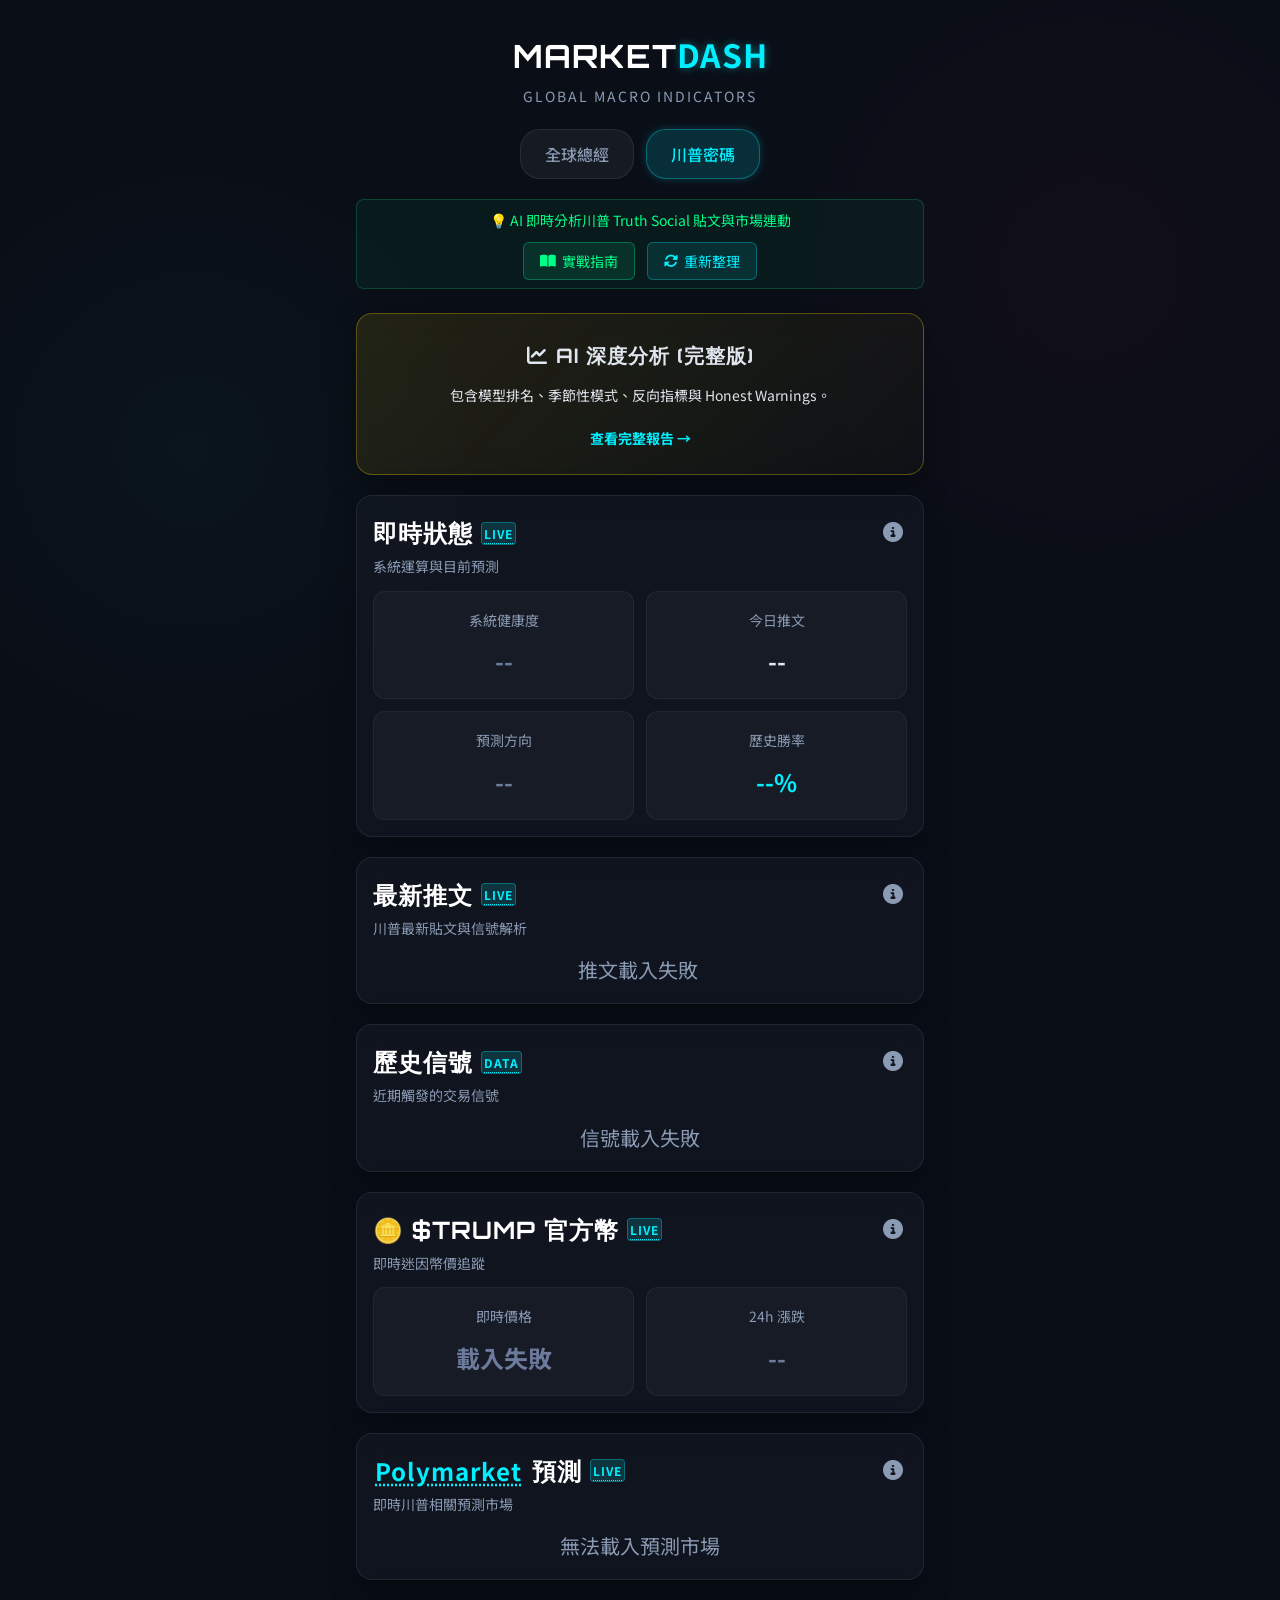
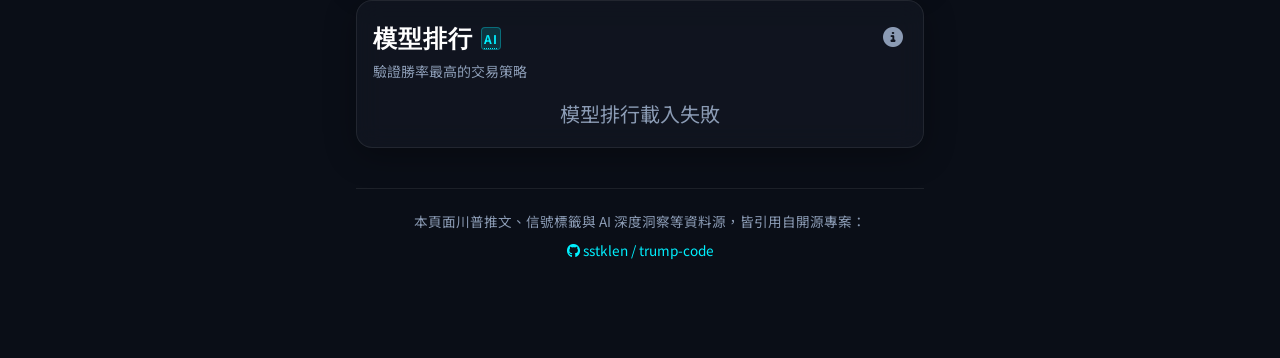
<file: trump.html>
<!DOCTYPE html>
<html lang="zh-TW">
<head>
    <meta charset="UTF-8">
    <meta name="viewport" content="width=device-width, initial-scale=1.0, maximum-scale=1.0, user-scalable=no">

    <!-- PWA / Apple Touch Icon Meta Tags -->
    <meta name="apple-mobile-web-app-capable" content="yes">
    <meta name="apple-mobile-web-app-status-bar-style" content="black-translucent">
    <meta name="apple-mobile-web-app-title" content="FinTrack">
    <link rel="apple-touch-icon" href="apple-touch-icon.png">
    <link rel="icon" type="image/x-icon" href="favicon.ico">
    <link rel="icon" type="image/png" sizes="32x32" href="favicon-32x32.png">
    <link rel="manifest" href="manifest.json">

    <title>TRUMP CODE - Global Market Dashboard</title>
    <link rel="stylesheet" href="style.css">
    <link href="https://fonts.googleapis.com/css2?family=Orbitron:wght@400;500;700&family=Noto+Sans+TC:wght@300;400;500;700&display=swap" rel="stylesheet">
    <link rel="stylesheet" href="https://cdnjs.cloudflare.com/ajax/libs/font-awesome/6.4.0/css/all.min.css">
</head>
<body>

<div class="app-container">
    <header class="dashboard-header">
        <h1>MARKET<span class="highlight">DASH</span></h1>
        <p class="subtitle">Global Macro Indicators</p>

        <!-- Navigation Tabs -->
        <nav class="nav-tabs">
            <a href="index.html" class="nav-tab">全球總經</a>
            <a href="trump.html" class="nav-tab active">川普密碼</a>
        </nav>

        <div class="cache-notice">
            <p>💡 AI 即時分析川普 Truth Social 貼文與市場連動</p>
            <div class="header-actions">
                <button class="refresh-btn guide-btn" onclick="openModal('desc-guide')"><i class="fas fa-book-open"></i> 實戰指南</button>
                <button id="refresh-btn" class="refresh-btn"><i class="fas fa-sync-alt"></i> 重新整理</button>
            </div>
        </div>
    </header>

    <main class="indicators-container">

        <!-- AI Analysis Summary Card -->
        <section class="indicator-card glass-panel" style="background: linear-gradient(135deg, rgba(255,215,0,0.1), rgba(255,215,0,0.02)); border: 1px solid rgba(255,215,0,0.3); text-align: center; cursor: pointer; display: flex; flex-direction: column; align-items: center; justify-content: center; gap: 10px; padding: 24px;" onclick="window.location.href='analysis.html'">
            <h2 style="font-size: 20px; color: var(--gold); margin: 0; display: flex; align-items: center; gap: 8px;">
                <i class="fas fa-chart-line"></i> AI 深度分析 (完整版)
            </h2>
            <p style="font-size: 14px; color: var(--text-primary); margin: 0;">包含模型排名、季節性模式、反向指標與 Honest Warnings。</p>
            <span style="display: inline-block; margin-top: 8px; font-size: 14px; color: var(--accent-neon); font-weight: bold;">查看完整報告 →</span>
        </section>

        <!-- AI Insights Panel -->
        <section class="indicator-card glass-panel" id="ai-insight-panel" style="display: none; border-left: 4px solid var(--accent-neon); background: rgba(56, 189, 248, 0.05);">
            <div style="display: flex; align-items: center; gap: 10px; margin-bottom: 12px;">
                <i class="fas fa-robot" style="color: var(--accent-neon); font-size: 1.2rem;"></i>
                <h3 style="margin: 0; color: var(--text-primary); font-size: 1.1rem; font-weight: 700;">AI 深度洞察 (Opus 模型)</h3>
            </div>
            <div id="ai-insight-content" style="font-size: 0.95rem; color: var(--text-secondary); line-height: 1.6;">
                <!-- Content injected via JS -->
            </div>
        </section>

        <!-- Live Status Card -->
        <section class="indicator-card glass-panel">
            <div class="card-header">
                <div class="title-group">
                    <h2>即時狀態 <span class="badge vocab-btn" data-term="LIVE" data-def="即時資料。表示該資料是目前系統最新且即時監測到的狀態。">LIVE</span></h2>
                    <span class="desc-short">系統運算與目前預測</span>
                </div>
                <button class="toggle-btn" onclick="openModal('desc-status')">
                    <i class="fas fa-info-circle"></i>
                </button>
            </div>
            <div class="status-grid">
                <div class="status-box">
                    <span class="status-label">系統健康度</span>
                    <strong class="status-value text-neutral" id="s-health">--</strong>
                </div>
                <div class="status-box">
                    <span class="status-label">今日推文</span>
                    <strong class="status-value" id="s-posts">--</strong>
                </div>
                <div class="status-box">
                    <span class="status-label">預測方向</span>
                    <strong class="status-value text-neutral" id="s-trend">--</strong>
                </div>
                <div class="status-box">
                    <span class="status-label">歷史勝率</span>
                    <strong class="status-value" style="color: var(--accent-neon);" id="s-hit">--%</strong>
                </div>
            </div>
        </section>

        <!-- Recent Posts Card -->
        <section class="indicator-card glass-panel">
            <div class="card-header">
                <div class="title-group">
                    <h2>最新推文 <span class="badge vocab-btn" data-term="LIVE" data-def="即時資料。表示該資料是目前系統最新且即時監測到的狀態。">LIVE</span></h2>
                    <span class="desc-short">川普最新貼文與信號解析</span>
                </div>
                <button class="toggle-btn" onclick="openModal('desc-posts')">
                    <i class="fas fa-info-circle"></i>
                </button>
            </div>
            <div id="posts-area" class="posts-list">
                <span class="skeleton" style="width: 100%; height: 100px;"></span>
                <span class="skeleton" style="width: 100%; height: 100px;"></span>
            </div>
        </section>

        <!-- Signals Card -->
        <section class="indicator-card glass-panel">
            <div class="card-header">
                <div class="title-group">
                    <h2>歷史信號 <span class="badge vocab-btn" data-term="DATA" data-def="歷史數據。表示這是一段時間內累積或已發生的事件記錄，不是即時發生的。">DATA</span></h2>
                    <span class="desc-short">近期觸發的交易信號</span>
                </div>
                <button class="toggle-btn" onclick="openModal('desc-signals')">
                    <i class="fas fa-info-circle"></i>
                </button>
            </div>
            <div id="signal-area" class="signal-list">
                <span class="skeleton" style="width: 100%; height: 60px;"></span>
                <span class="skeleton" style="width: 100%; height: 60px;"></span>
            </div>
        </section>

        <!-- $TRUMP Coin Card -->
        <section class="indicator-card glass-panel" id="card-trump-coin">
            <div class="card-header">
                <div class="title-group">
                    <h2>🪙 $TRUMP 官方幣 <span class="badge vocab-btn" data-term="LIVE" data-def="即時資料。表示該資料是目前系統最新且即時監測到的狀態。">LIVE</span></h2>
                    <span class="desc-short">即時迷因幣價追蹤</span>
                </div>
                <button class="toggle-btn" onclick="openModal('desc-coin')">
                    <i class="fas fa-info-circle"></i>
                </button>
            </div>
            <div class="status-grid" id="coin-area">
                <div class="status-box">
                    <span class="status-label">即時價格</span>
                    <strong class="status-value text-neutral" id="coin-price">--</strong>
                </div>
                <div class="status-box">
                    <span class="status-label">24h 漲跌</span>
                    <strong class="status-value text-neutral" id="coin-change">--</strong>
                </div>
            </div>
        </section>

        <!-- Prediction Markets Card -->
        <section class="indicator-card glass-panel">
            <div class="card-header">
                <div class="title-group">
                    <h2><span class="vocab-btn" data-term="Polymarket" data-def="一個全球知名的去中心化預測市場平台，人們可以在上面用加密貨幣下注預測各種未來事件發生的機率。">Polymarket</span> 預測 <span class="badge vocab-btn" data-term="LIVE" data-def="即時資料。表示該資料是目前系統最新且即時監測到的狀態。">LIVE</span></h2>
                    <span class="desc-short" id="pm-desc">即時川普相關預測市場</span>
                </div>
                <button class="toggle-btn" onclick="openModal('desc-pm')">
                    <i class="fas fa-info-circle"></i>
                </button>
            </div>
            <div id="pm-live-area" class="table-container">
                <span class="skeleton" style="width: 100%; height: 150px;"></span>
            </div>
        </section>

        <!-- Model Rankings Card -->
        <section class="indicator-card glass-panel">
            <div class="card-header">
                <div class="title-group">
                    <h2>模型排行 <span class="badge vocab-btn" data-term="AI" data-def="Artificial Intelligence (人工智慧)。系統透過演算法與數據回測所訓練出來的預測模型。">AI</span></h2>
                    <span class="desc-short">驗證勝率最高的交易策略</span>
                </div>
                <button class="toggle-btn" onclick="openModal('desc-models')">
                    <i class="fas fa-info-circle"></i>
                </button>
            </div>
            <div id="model-area" class="table-container">
                <span class="skeleton" style="width: 100%; height: 200px;"></span>
            </div>
        </section>

        <div class="footer-note" style="grid-column: 1 / -1; text-align: center; margin-top: 20px; font-size: 0.85rem; color: var(--text-secondary);">
            <p>本頁面川普推文、信號標籤與 AI 深度洞察等資料源，皆引用自開源專案：</p>
            <p style="margin-top: 5px;">
                <a href="https://github.com/sstklen/trump-code" target="_blank" rel="noopener" style="color: var(--accent-neon); text-decoration: none;">
                    <i class="fab fa-github"></i> sstklen / trump-code
                </a>
            </p>
        </div>

    </main>
</div>

<!-- Modal for Practical Guide -->
<div id="desc-guide" class="modal">
    <div class="modal-content glass-panel">
        <span class="close-btn" onclick="closeModal('desc-guide')">&times;</span>
        <h2><i class="fas fa-book-open"></i> 川普密碼：實戰指南</h2>
        <div class="modal-body">
            <div class="logic-item">
                <p>這個系統的核心價值在於利用川普發言對市場造成的「情緒波動」來尋找短線交易或避險的機會。以下是最佳的實戰用法：</p>

                <h3 style="color:var(--accent-neon); margin-top:15px; margin-bottom:10px; font-size:16px;">1. 每日早晨（美股盤前）第一眼檢查</h3>
                <ul>
                    <li><strong>無推文的平靜：</strong> 當「今日推文」為 0 時，S&P 500 有 <strong>80% 的機率上漲</strong> (平均漲幅 +0.409%)。這是一個非常穩定的「沒有消息就是好消息」的做多環境。</li>
                    <li><strong>推文爆量：</strong> 短時間內異常激增，通常代表有重大事件發生，市場恐慌可能見底，短線可能會有劇烈震盪（有時是買點）。</li>
                    <li><strong>預測方向：</strong> 直接看 AI 今天判定是「📈 看多」還是「📉 看空」，這是綜合所有信號的結論。</li>
                </ul>

                <h3 style="color:var(--accent-neon); margin-top:15px; margin-bottom:10px; font-size:16px;">2. 監控「最新推文」的關鍵字信號</h3>
                <ul>
                    <li><strong>🔴 最危險信號（純關稅）：</strong> 若推文只有 <span class="vocab-btn" data-term="TARIFF" data-def="關稅。對進口商品徵收的稅，對股市不利。">TARIFF</span> (關稅)，而沒有出現 <span class="vocab-btn" data-term="DEAL" data-def="交易/談判。代表雙方有望達成協議，對股市有利。">DEAL</span> (談判)，這是一個強烈的<strong>做空或避險信號</strong>（隔天股市平均下跌 -1.057%）。</li>
                    <li><strong>🕊️ 最強買入信號（盤前寬減）：</strong> 在美股盤前出現 <span class="vocab-btn" data-term="RELIEF" data-def="緩解/寬減。代表緊張局勢降溫或壓力解除，通常是強烈的買進訊號。">RELIEF</span> (寬減)，當天勝率極高，是一個強烈的<strong>做多信號</strong>。</li>
                    <li><strong>⚔️→🟢 經典連招（先攻後談）：</strong> 先發一篇 <span class="vocab-btn" data-term="ATTACK" data-def="攻擊/施壓。指川普在推文中嚴厲批評或威脅對手。">ATTACK</span> (攻擊)，隨後又發了一篇 <span class="vocab-btn" data-term="DEAL" data-def="交易/談判。">DEAL</span> (談判)，這是典型的談判術（勝率達 65.2%），通常是<strong>由空轉多</strong>的轉折點。</li>
                </ul>

                <h3 style="color:var(--accent-neon); margin-top:15px; margin-bottom:10px; font-size:16px;">3. 觀察「Polymarket 預測」</h3>
                <ul>
                    <li>川普發布政策相關推文時，傳統新聞還沒反應，但預測市場上的機率會瞬間跳動。如果某個事件的 YES 機率突然飆升，代表市場用真金白銀認為此事會發生，可提早佈局。</li>
                </ul>

                <h3 style="color:var(--accent-neon); margin-top:15px; margin-bottom:10px; font-size:16px;">4. 實戰流程總結</h3>
                <ul style="list-style-type: decimal;">
                    <li><strong>盤前：</strong> 看「即時狀態」多空。如果推文是 0，當晚美股偏向樂觀。</li>
                    <li><strong>盤中：</strong> 川普發文時，馬上看「最新推文」有沒有出現 🔴 關稅（準備避險）或 🕊️ 寬減 / 🟢 談判（準備做多）。</li>
                    <li><strong>盤後：</strong> 看「歷史信號」確認最近幾天的主流情緒是什麼，決定隔天的基本策略。</li>
                </ul>
            </div>
        </div>
    </div>
</div>

<!-- Modal for Live Status Explanation -->
<div id="desc-status" class="modal">
    <div class="modal-content glass-panel">
        <span class="close-btn" onclick="closeModal('desc-status')">&times;</span>
        <h2><i class="fas fa-info-circle"></i> 即時狀態說明</h2>
        <div class="modal-body">
            <div class="logic-item">
                <p>顯示 <span class="vocab-btn" data-term="Trump Code" data-def="川普密碼。本系統的名稱，專門追蹤與分析川普發言對金融市場影響的模型。">Trump Code</span> <span class="vocab-btn" data-term="AI" data-def="Artificial Intelligence (人工智慧)。系統透過演算法與數據回測所訓練出來的預測模型。">AI</span> 系統目前的運算狀態與預測方向。此專案透過暴力運算 (<span class="vocab-btn" data-term="Brute-force" data-def="暴力破解/窮舉法。一種演算法思維，將所有可能的策略組合全部算過一次，從中找出表現最好的一組。">Brute-force</span>) 超過 3,100 萬種策略，找出與市場連動的最優模型。</p>
                <ul>
                    <li><strong>系統健康度：</strong> 若偵測到持續錯誤或勝率下降，系統會觸發斷路器暫停。</li>
                    <li><strong>今日推文：</strong> 今日發布的推文數量。<strong>(特別注意：當川普今日發文數為 0 時，S&P 500 有 80% 的機率上漲，平均漲幅 +0.409%)</strong></li>
                    <li><strong>預測方向：</strong> AI 基於今日觸發的信號與 550 條存活規則給出的綜合多空方向。</li>
                    <li><strong>歷史勝率：</strong> 系統過去 500+ 次真實預測的成功機率。</li>
                </ul>
            </div>
        </div>
    </div>
</div>

<!-- Modal for Recent Posts Explanation -->
<div id="desc-posts" class="modal">
    <div class="modal-content glass-panel">
        <span class="close-btn" onclick="closeModal('desc-posts')">&times;</span>
        <h2><i class="fas fa-info-circle"></i> 最新推文說明</h2>
        <div class="modal-body">
            <div class="logic-item">
                <p>列出川普在 <span class="vocab-btn" data-term="Truth Social" data-def="川普自創的社交媒體平台，通常是他發表聲明的第一管道。">Truth Social</span> (或 <span class="vocab-btn" data-term="X" data-def="前身為 Twitter，全球大型社交媒體平台。川普有時會將貼文同步轉發到此處。">X</span>) 上發布的最新推文，以及 <span class="vocab-btn" data-term="AI" data-def="Artificial Intelligence (人工智慧)。">AI</span> 解析出的關鍵信號。</p>
                <ul>
                    <li><strong>Truth Social vs X：</strong> 核心發現：<span class="vocab-btn" data-term="Truth Social" data-def="川普自創的社交平台。">Truth Social</span> 通常提早 6 小時發文，這是一個時間差套利窗口。而如果該推文隨後被轉發到 <span class="vocab-btn" data-term="X" data-def="前身為 Twitter。">X</span>，隔天股市平均報酬往往高出 7 倍 (確認信號)。</li>
                    <li><strong>信號標籤：</strong> 系統偵測到特定字詞或情緒時，會給予推文如「關稅 (<span class="vocab-btn" data-term="TARIFF" data-def="關稅。對進口商品徵收的稅，通常會引發貿易戰擔憂，屬於偏空訊號。">TARIFF</span>)」、「談判 (<span class="vocab-btn" data-term="DEAL" data-def="交易/談判。川普經常自詡為談判大師，這類詞彙通常帶有正面情緒，屬於偏多訊號。">DEAL</span>)」、「中國 (<span class="vocab-btn" data-term="CHINA" data-def="中國。地緣政治與貿易戰的關鍵詞。">CHINA</span>)」等標籤。</li>
                    <li><strong>一鍵翻譯：</strong> 點擊翻譯按鈕可將英文原文直接翻譯為繁體中文。</li>
                </ul>
            </div>
        </div>
    </div>
</div>

<!-- Modal for Signals Explanation -->
<div id="desc-signals" class="modal">
    <div class="modal-content glass-panel">
        <span class="close-btn" onclick="closeModal('desc-signals')">&times;</span>
        <h2><i class="fas fa-info-circle"></i> 歷史信號說明</h2>
        <div class="modal-body">
            <div class="logic-item">
                <p>記錄過去幾天觸發的信號總計與 <span class="vocab-btn" data-term="AI" data-def="Artificial Intelligence (人工智慧)。">AI</span> 判定當日的市場偏向 (偏多/偏空)。</p>
                <ul>
                    <li><strong>最危險信號 (純關稅)：</strong> 當天只有 <span class="vocab-btn" data-term="TARIFF" data-def="關稅。對進口商品徵收的稅，通常會引發貿易戰擔憂，對股市不利。">TARIFF</span> (關稅) 而沒有 <span class="vocab-btn" data-term="DEAL" data-def="交易/談判。代表雙方有望達成協議，對股市有利。">DEAL</span> (談判) 信號時，隔天股市平均下跌 -1.057%。</li>
                    <li><strong>經典連招 (先攻後談)：</strong> 當天先出現 <span class="vocab-btn" data-term="ATTACK" data-def="攻擊/施壓。指川普在推文中嚴厲批評或威脅對手。">ATTACK</span> (攻擊)，接著出現 <span class="vocab-btn" data-term="DEAL" data-def="交易/談判。">DEAL</span> (談判)，勝率達 65.2%，這是典型的川普談判術。</li>
                    <li><strong>情緒看多：</strong> <span class="vocab-btn" data-term="DEAL" data-def="交易/談判。">DEAL</span> (談判)、<span class="vocab-btn" data-term="RELIEF" data-def="緩解/寬減。代表緊張局勢降溫或壓力解除，通常是強烈的買進訊號。">RELIEF</span> (緩解)、<span class="vocab-btn" data-term="MARKET_BRAG" data-def="股市炫耀。川普在推文中誇耀股市上漲或經濟表現優異，通常意味著政府不希望股市下跌。">MARKET_BRAG</span> (炫耀股市) 都是典型的看多信號。</li>
                </ul>
            </div>
        </div>
    </div>
</div>

<!-- Modal for $TRUMP Coin Explanation -->
<div id="desc-coin" class="modal">
    <div class="modal-content glass-panel">
        <span class="close-btn" onclick="closeModal('desc-coin')">&times;</span>
        <h2><i class="fas fa-info-circle"></i> $TRUMP 官方幣說明</h2>
        <div class="modal-body">
            <div class="logic-item">
                <p>追蹤 <span class="vocab-btn" data-term="$TRUMP" data-def="與川普官方或迷因相關的加密貨幣。">$TRUMP</span> 迷因幣的即時價格。</p>
                <ul>
                    <li><strong>相關性：</strong> 與 S&P 500 有一定的相關性，有時能作為市場風險偏好或川普事件的領先指標。</li>
                    <li><strong>即時追蹤：</strong> 資料來自 CoinGecko API，反映最新的市場定價。</li>
                </ul>
            </div>
        </div>
    </div>
</div>

<!-- Modal for Polymarket Explanation -->
<div id="desc-pm" class="modal">
    <div class="modal-content glass-panel">
        <span class="close-btn" onclick="closeModal('desc-pm')">&times;</span>
        <h2><i class="fas fa-info-circle"></i> Polymarket 預測說明</h2>
        <div class="modal-body">
            <div class="logic-item">
                <p>追蹤 <span class="vocab-btn" data-term="Polymarket" data-def="去中心化預測市場平台，讓全球使用者透過加密貨幣預測未來事件。">Polymarket</span> (全球最大去中心化預測市場) 上與川普直接相關的賭盤。</p>
                <ul>
                    <li><strong><span class="vocab-btn" data-term="YES" data-def="同意/會發生。在預測市場中，買 YES 代表你認為該事件會成真。">YES</span> 機率：</strong> 代表市場群眾用真金白銀投票，認為該事件發生的機率。</li>
                    <li><strong>交易量 (<span class="vocab-btn" data-term="Volume" data-def="交易量/資金池大小。參與該預測事件的總資金量，金額越大代表結果越有共識且難以被操弄。">Volume</span>)：</strong> 資金池越大，該機率越具有參考價值。</li>
                    <li><strong>用途：</strong> 當川普發布政策推文時，可以第一時間觀察 <span class="vocab-btn" data-term="Polymarket" data-def="去中心化預測市場平台。">Polymarket</span> 上的機率變化，往往比傳統民調或新聞更早反映真實預期。</li>
                </ul>
            </div>
        </div>
    </div>
</div>

<!-- Modal for Models Explanation -->
<div id="desc-models" class="modal">
    <div class="modal-content glass-panel">
        <span class="close-btn" onclick="closeModal('desc-models')">&times;</span>
        <h2><i class="fas fa-info-circle"></i> 模型排行說明</h2>
        <div class="modal-body">
            <div class="logic-item">
                <p><span class="vocab-btn" data-term="AI" data-def="Artificial Intelligence (人工智慧)。">AI</span> 系統在回測 3,150 萬種規則後，留下勝率最高的交易策略模型。</p>
                <ul>
                    <li><strong>盤前 <span class="vocab-btn" data-term="RELIEF" data-def="緩解/寬減。代表緊張局勢降溫或壓力解除，通常是強烈的買進訊號。">RELIEF</span>→當天飆：</strong> 最強買入信號。如果盤前出現 <span class="vocab-btn" data-term="RELIEF" data-def="緩解/寬減。">RELIEF</span> 寬減信號，當天勝率極高 (曾創下单日 <span class="vocab-btn" data-term="S&P" data-def="Standard & Poor's 500。標準普爾500指數。">S&P</span> +9.52% 的紀錄)。</li>
                    <li><strong>推文爆量→恐慌底：</strong> 當川普推文數量在短時間內不尋常地激增，通常代表市場恐慌到達極點，往往是買點。</li>
                    <li><strong>簽名切換：</strong> 當川普從一般發言切換到使用「<span class="vocab-btn" data-term="President Donald J. Trump" data-def="川普的正式署名。當他使用這個全名與頭銜時，通常代表這是一份正式且嚴肅的官方聲明。">President Donald J. Trump</span>」等正式簽名，通常代表有正式聲明，對市場影響大。</li>
                </ul>
            </div>
        </div>
    </div>
</div>

<script src="trump.js"></script>
<script src="vocab.js"></script>
</body>
</html>
</file>
<file: style.css>
/* Reset & Base Variables */
:root {
    --bg-main: #0a0e17;
    --bg-panel: rgba(20, 26, 38, 0.6);
    --border-glass: rgba(255, 255, 255, 0.08);
    --text-primary: #e0e6ed;
    --text-secondary: #8b9bb4;
    --accent-neon: #00f0ff;
    --accent-warning: #ff3366;
    --accent-safe: #00ff88;
    --accent-neutral: #6c7a9c;

    --card-radius: 16px;
    --glow-shadow: 0 0 15px rgba(0, 240, 255, 0.1);
}

* {
    margin: 0;
    padding: 0;
    box-sizing: border-box;
    font-family: 'Noto Sans TC', sans-serif;
    -webkit-tap-highlight-color: transparent;
}

body {
    background-color: var(--bg-main);
    color: var(--text-primary);
    line-height: 1.75;
    font-size: 20px; /* Base body text size increased for accessibility */
    background-image:
        radial-gradient(circle at 15% 50%, rgba(0, 240, 255, 0.03), transparent 25%),
        radial-gradient(circle at 85% 30%, rgba(255, 51, 102, 0.03), transparent 25%);
    background-attachment: fixed;
}

.app-container {
    max-width: 600px; /* Mobile optimized width */
    margin: 0 auto;
    padding: 16px;
    padding-bottom: 40px;
}

/* Typography & Titles */
h1, h2 {
    font-family: 'Orbitron', sans-serif;
    letter-spacing: 1px;
}

/* Cache Notice */
.cache-notice {
    text-align: center;
    font-size: 14px;
    color: var(--accent-safe);
    background: rgba(0, 255, 136, 0.05);
    border: 1px solid rgba(0, 255, 136, 0.2);
    border-radius: 8px;
    padding: 8px 12px;
    margin-bottom: 16px;
    display: block;
    width: 100%;
}

/* Refresh Button */
.refresh-btn {
    margin-top: 10px;
    background: rgba(0, 240, 255, 0.1);
    border: 1px solid rgba(0, 240, 255, 0.3);
    color: var(--accent-neon);
    padding: 8px 16px;
    border-radius: 6px;
    font-size: 14px;
    cursor: pointer;
    transition: all 0.2s;
    display: inline-flex;
    align-items: center;
    gap: 6px;
}

.refresh-btn:hover {
    background: rgba(0, 240, 255, 0.2);
    box-shadow: 0 0 8px rgba(0, 240, 255, 0.4);
}

.refresh-btn:active {
    transform: scale(0.95);
}

.header-actions {
    display: flex;
    justify-content: center;
    gap: 12px;
    margin-top: 10px;
}

.header-actions .refresh-btn {
    margin-top: 0; /* Reset margin since wrapper handles gap */
}

.guide-btn {
    background: rgba(0, 255, 170, 0.1);
    border-color: rgba(0, 255, 170, 0.3);
    color: var(--accent-safe);
}

.guide-btn:hover {
    background: rgba(0, 255, 170, 0.2);
    box-shadow: 0 0 8px rgba(0, 255, 170, 0.4);
}

.refresh-btn i.fa-spin {
    animation: fa-spin 1s infinite linear;
}

/* Navigation Tabs */
.nav-tabs {
    display: flex;
    justify-content: center;
    gap: 12px;
    margin-bottom: 20px;
}

.nav-tab {
    padding: 10px 24px;
    border-radius: 20px;
    background: rgba(255, 255, 255, 0.05);
    color: var(--text-secondary);
    text-decoration: none;
    font-size: 16px;
    font-weight: 500;
    border: 1px solid var(--border-glass);
    transition: all 0.3s ease;
}

.nav-tab:hover {
    background: rgba(255, 255, 255, 0.1);
    color: var(--text-primary);
}

.nav-tab.active {
    background: rgba(0, 240, 255, 0.15);
    color: var(--accent-neon);
    border-color: rgba(0, 240, 255, 0.3);
    box-shadow: 0 0 10px rgba(0, 240, 255, 0.2);
}

/* Glassmorphism Panel Base */
.glass-panel {
    background: var(--bg-panel);
    backdrop-filter: blur(12px);
    -webkit-backdrop-filter: blur(12px);
    border: 1px solid var(--border-glass);
    border-radius: var(--card-radius);
    box-shadow: 0 8px 32px rgba(0, 0, 0, 0.3);
}

/* Header Section */
.dashboard-header {
    text-align: center;
    margin-bottom: 24px;
    padding-top: 10px;
}

.dashboard-header h1 {
    font-size: 32px;
    color: #fff;
}

.dashboard-header .highlight {
    color: var(--accent-neon);
    text-shadow: 0 0 8px rgba(0, 240, 255, 0.4);
}

.subtitle {
    font-size: 14px;
    color: var(--text-secondary);
    text-transform: uppercase;
    letter-spacing: 2px;
    margin-bottom: 20px;
}

/* Sentiment Panel */
.sentiment-panel {
    padding: 16px;
    text-align: left;
    transition: all 0.3s ease;
}

.sentiment-panel.clickable {
    cursor: pointer;
}
.sentiment-panel.clickable:hover {
    transform: translateY(-2px);
    box-shadow: 0 8px 16px rgba(0,0,0,0.6);
}

.sentiment-status {
    display: flex;
    align-items: center;
    gap: 12px;
    margin-bottom: 10px;
}

.status-icon {
    font-size: 24px;
    color: var(--accent-neutral);
    display: flex;
    align-items: center;
    justify-content: center;
    width: 40px;
    height: 40px;
    border-radius: 50%;
    background: rgba(255, 255, 255, 0.05);
    transition: all 0.3s;
}

.status-text {
    display: flex;
    flex-direction: column;
}

.status-text .label {
    font-size: 14px;
    color: var(--text-secondary);
}

.status-text strong {
    font-size: 18px;
    color: var(--text-primary);
}

.sentiment-desc {
    font-size: 15px;
    color: var(--text-secondary);
    line-height: 1.75;
}

/* Warning State Colors */
.sentiment-panel.warning {
    border-color: rgba(255, 51, 102, 0.3);
    box-shadow: 0 0 20px rgba(255, 51, 102, 0.1);
}
.sentiment-panel.warning .status-icon { color: var(--accent-warning); background: rgba(255, 51, 102, 0.1); }
.sentiment-panel.warning strong { color: var(--accent-warning); }

.sentiment-panel.safe {
    border-color: rgba(0, 255, 136, 0.3);
    box-shadow: 0 0 20px rgba(0, 255, 136, 0.1);
}
.sentiment-panel.safe .status-icon { color: var(--accent-safe); background: rgba(0, 255, 136, 0.1); }
.sentiment-panel.safe strong { color: var(--accent-safe); }

.sentiment-panel.mixed {
    border-color: rgba(0, 240, 255, 0.3);
    box-shadow: 0 0 20px rgba(0, 240, 255, 0.1);
}
.sentiment-panel.mixed .status-icon { color: var(--accent-neon); background: rgba(0, 240, 255, 0.1); }
.sentiment-panel.mixed strong { color: var(--accent-neon); }

/* Indicators Container */
.indicators-container {
    display: flex;
    flex-direction: column;
    gap: 20px;
}

/* Indicator Card */
.indicator-card {
    padding: 16px;
    overflow: hidden;
    transition: border-color 0.3s, box-shadow 0.3s;
}

/* Flash Animation for Updated Data */
@keyframes border-flash {
    0% {
        box-shadow: 0 0 0 rgba(0, 243, 255, 0);
        border-color: var(--border-glass);
    }
    10% {
        box-shadow: 0 0 20px rgba(0, 243, 255, 0.8), inset 0 0 10px rgba(0, 243, 255, 0.3);
        border-color: rgba(0, 243, 255, 1);
    }
    100% {
        box-shadow: 0 0 0 rgba(0, 243, 255, 0);
        border-color: var(--border-glass);
    }
}

.update-flash {
    animation: border-flash 3s ease-out;
}

.card-header {
    display: flex;
    justify-content: space-between;
    align-items: flex-start;
    margin-bottom: 12px;
}

.title-group h2 {
    font-size: 24px;
    color: #fff;
    display: flex;
    align-items: center;
    gap: 8px;
}

/* Skeleton Loading Animation */
@keyframes skeleton-loading {
    0% {
        background-color: rgba(0, 243, 255, 0.05);
    }
    50% {
        background-color: rgba(0, 243, 255, 0.2);
    }
    100% {
        background-color: rgba(0, 243, 255, 0.05);
    }
}

.skeleton {
    animation: skeleton-loading 1.5s infinite ease-in-out;
    border-radius: 4px;
    color: transparent !important;
    display: inline-block;
    min-width: 150px;
    height: 18px;
    pointer-events: none;
    user-select: none;
}
.skeleton * {
    visibility: hidden;
}

.badge {
    font-family: 'Noto Sans TC', sans-serif;
    font-size: 12px;
    background: rgba(0, 240, 255, 0.15);
    color: var(--accent-neon);
    padding: 2px 6px;
    border-radius: 4px;
    border: 1px solid rgba(0, 240, 255, 0.3);
}

.desc-short {
    font-size: 14px;
    color: var(--text-secondary);
    display: block;
}

.update-time {
    font-size: 12px;
    color: var(--text-secondary);
    display: block;
    margin-top: 4px;
    opacity: 0.8;
}

.text-up {
    color: var(--accent-safe);
}

.text-down {
    color: var(--accent-warning);
}

.text-neutral {
    color: var(--accent-neutral);
}

.toggle-btn {
    background: none;
    border: none;
    color: var(--text-secondary);
    font-size: 20px;
    cursor: pointer;
    padding: 4px;
    transition: transform 0.3s;
}

/* Chart Container */
.chart-container {
    height: 180px; /* Fixed height for mini charts */
    margin-bottom: 16px;
    border-radius: 8px;
    overflow: hidden;
    background: #131722; /* Match TradingView dark bg */
    border: 1px solid rgba(255,255,255,0.05);
}

/* Trend Selector Buttons */
.trend-selector {
    display: flex;
    gap: 8px;
    margin-bottom: 12px;
}

.trend-btn {
    flex: 1;
    background: rgba(255, 255, 255, 0.03);
    border: 1px solid rgba(255, 255, 255, 0.1);
    color: var(--text-secondary);
    padding: 12px 6px;
    border-radius: 8px;
    font-size: 15px;
    transition: all 0.2s;
    font-weight: 500;
}

/* Active States */
.trend-btn.up.active {
    background: rgba(255, 51, 102, 0.15);
    border-color: var(--accent-warning);
    color: var(--accent-warning);
    box-shadow: 0 0 10px rgba(255, 51, 102, 0.2);
}

.trend-btn.down.active {
    background: rgba(0, 255, 136, 0.15);
    border-color: var(--accent-safe);
    color: var(--accent-safe);
    box-shadow: 0 0 10px rgba(0, 255, 136, 0.2);
}

.trend-btn.neutral.active {
    background: rgba(108, 122, 156, 0.2);
    border-color: var(--accent-neutral);
    color: #fff;
}

/* Specific overrides for indicators where UP is good/bad */
/* DXY: Up=Warning(Tightening), Down=Safe(Loosening) */
/* Yield: Up=Warning(Tightening), Down=Safe(Loosening) */
/* Oil: Up=Warning(Inflation/Cost), Down=Safe(Depends, but generally lower cost) - simplified for dashboard */
/* Gold: Up=Warning(Risk Off), Down=Safe(Risk On) */

/* To keep it simple visually:
   For this specific dashboard logic:
   VIX Up = Bad (Red), VIX Down = Good (Green)
   DXY Up = Bad (Red), DXY Down = Good (Green)
   Yield Up = Bad (Red), Yield Down = Good (Green)
   Gold Up = Bad (Red), Gold Down = Good (Green)
   Oil Up = Bad (Red), Oil Down = Good (Green)
   Since the user focuses on risk-on vs risk-off.
*/


/* Trump Code Specific Styles */
.status-grid {
    display: grid;
    grid-template-columns: repeat(2, 1fr);
    gap: 12px;
}

.status-box {
    background: rgba(255, 255, 255, 0.03);
    border: 1px solid rgba(255, 255, 255, 0.05);
    border-radius: 12px;
    padding: 16px;
    display: flex;
    flex-direction: column;
    align-items: center;
    justify-content: center;
    text-align: center;
}

.status-box .status-label {
    font-size: 14px;
    color: var(--text-secondary);
    margin-bottom: 8px;
}

.status-box .status-value {
    font-size: 24px;
    font-weight: 700;
}

/* Post List */
.posts-list {
    display: flex;
    flex-direction: column;
    gap: 12px;
    max-height: 500px;
    overflow-y: auto;
    padding-right: 4px; /* Space for scrollbar */
}

/* Custom Scrollbar for posts-list */
.posts-list::-webkit-scrollbar {
    width: 6px;
}

.posts-list::-webkit-scrollbar-track {
    background: rgba(255, 255, 255, 0.02);
    border-radius: 4px;
}

.posts-list::-webkit-scrollbar-thumb {
    background: rgba(255, 255, 255, 0.1);
    border-radius: 4px;
}

.posts-list::-webkit-scrollbar-thumb:hover {
    background: rgba(255, 255, 255, 0.2);
}

.post-card {
    background: rgba(255, 255, 255, 0.02);
    border: 1px solid rgba(255, 255, 255, 0.05);
    border-radius: 8px;
    padding: 14px;
}

.post-meta {
    display: flex;
    justify-content: space-between;
    font-size: 13px;
    color: var(--text-secondary);
    margin-bottom: 8px;
}

.post-text {
    font-size: 16px;
    line-height: 1.75;
    margin-bottom: 10px;
    word-wrap: break-word; /* Legacy support */
    overflow-wrap: break-word; /* Modern standard */
    word-break: break-word; /* Ensures long strings like URLs wrap safely */
}

.translate-btn {
    background: transparent;
    border: none;
    color: var(--text-secondary);
    font-size: 14px;
    cursor: pointer;
    display: inline-flex;
    align-items: center;
    gap: 4px;
    transition: color 0.2s;
    padding: 6px 12px;
    min-height: 44px; /* Language switcher enlarged min-height */
}

.translate-btn:hover {
    color: var(--accent-neon);
}

.translated-text {
    margin-top: 8px;
    padding-top: 8px;
    border-top: 1px dashed rgba(255, 255, 255, 0.1);
    color: var(--text-primary);
    font-size: 16px;
}

.post-signals {
    display: flex;
    flex-wrap: wrap;
    gap: 6px;
    align-items: center;
}

.ps-label {
    font-size: 13px;
    color: var(--text-secondary);
}

.sig-tag {
    background: rgba(0, 240, 255, 0.1);
    color: var(--accent-neon);
    font-size: 13px;
    padding: 4px 10px;
    border-radius: 4px;
    border: 1px solid rgba(0, 240, 255, 0.2);
}

.sig-tag.warning {
    background: rgba(255, 51, 102, 0.1);
    color: var(--accent-warning);
    border-color: rgba(255, 51, 102, 0.2);
}

.sig-tag.safe {
    background: rgba(0, 255, 136, 0.1);
    color: var(--accent-safe);
    border-color: rgba(0, 255, 136, 0.2);
}

/* Signal List */
.signal-list {
    display: flex;
    flex-direction: column;
    gap: 12px;
}

.signal-day {
    background: rgba(255, 255, 255, 0.02);
    border-radius: 8px;
    padding: 12px;
    border: 1px solid rgba(255, 255, 255, 0.05);
}

.signal-header {
    display: flex;
    justify-content: space-between;
    margin-bottom: 8px;
    font-size: 15px;
    font-weight: 500;
}

.signal-dir.bull { color: var(--accent-safe); }
.signal-dir.bear { color: var(--accent-warning); }
.signal-dir.mix { color: var(--text-secondary); }

.signal-tags {
    display: flex;
    flex-wrap: wrap;
    gap: 6px;
}

/* Table Container */
.table-container {
    width: 100%;
    overflow-x: auto;
}

.table-container table {
    width: 100%;
    border-collapse: collapse;
    font-size: 15px;
    text-align: left;
}

.table-container th,
.table-container td {
    padding: 10px 8px;
    border-bottom: 1px solid rgba(255, 255, 255, 0.05);
    white-space: nowrap;
}

.table-container th {
    color: var(--text-secondary);
    font-weight: 500;
}

.table-container td a {
    color: var(--accent-neon);
    text-decoration: none;
}

/* Common Text Colors */
.text-gold { color: #FFD700; }

.bar-track {
    width: 100%;
    height: 4px;
    background: rgba(255, 255, 255, 0.1);
    border-radius: 2px;
    margin-top: 4px;
    overflow: hidden;
}

.bar-fill {
    height: 100%;
    background: var(--accent-neon);
    border-radius: 2px;
}


/* Expandable Details */
.details-content {
    display: none; /* Hidden by default */
    padding-top: 12px;
    border-top: 1px dashed rgba(255, 255, 255, 0.1);
    font-size: 15px;
    color: var(--text-primary);
}

.details-content.active {
    display: block;
    animation: fadeIn 0.3s ease;
}

.details-content ul {
    list-style-type: none;
}

.details-content li {
    margin-bottom: 10px;
    padding-left: 12px;
    position: relative;
}

.details-content li::before {
    content: '';
    position: absolute;
    left: 0;
    top: 6px;
    width: 4px;
    height: 4px;
    border-radius: 50%;
    background: var(--accent-neon);
}

.details-content strong {
    color: var(--accent-neon);
    font-weight: 500;
}

/* Footer */
.footer-note {
    margin-top: 30px;
    text-align: center;
    font-size: 14px;
    color: var(--text-secondary);
    line-height: 1.8;
    padding: 20px;
    border-top: 1px solid var(--border-glass);
}

/* Animations */
@keyframes fadeIn {
    from { opacity: 0; transform: translateY(-5px); }
    to { opacity: 1; transform: translateY(0); }
}

.rotate-180 {
    transform: rotate(180deg);
}

/* Modal Styles */
.modal {
    display: none; /* Hidden by default */
    position: fixed; /* Stay in place */
    z-index: 1000; /* Sit on top */
    left: 0;
    top: 0;
    width: 100%; /* Full width */
    height: 100%; /* Full height */
    overflow: auto; /* Enable scroll if needed */
    background-color: rgba(10, 14, 23, 0.85); /* Dark background with opacity */
    backdrop-filter: blur(8px);
    -webkit-backdrop-filter: blur(8px);
    opacity: 0;
    transition: opacity 0.3s ease;
}

.modal.show {
    display: block;
    opacity: 1;
}

.modal-content {
    background-color: var(--bg-panel);
    backdrop-filter: blur(12px);
    -webkit-backdrop-filter: blur(12px);
    margin: 10% auto; /* 10% from the top and centered */
    padding: 30px;
    border: 1px solid rgba(0, 243, 255, 0.2);
    width: 90%; /* Could be more or less, depending on screen size */
    max-width: 600px;
    border-radius: 12px;
    box-shadow: 0 10px 30px rgba(0, 0, 0, 0.5);
    position: relative;
    transform: translateY(-20px);
    transition: transform 0.3s ease;
}

.modal.show .modal-content {
    transform: translateY(0);
}

.modal-content h2 {
    color: var(--accent-neon);
    margin-top: 0;
    margin-bottom: 20px;
    display: flex;
    align-items: center;
    gap: 10px;
    font-size: 24px;
}

.close-btn {
    color: var(--text-muted);
    position: absolute;
    top: 20px;
    right: 25px;
    font-size: 32px;
    font-weight: bold;
    cursor: pointer;
    transition: color 0.3s ease;
}

.close-btn:hover,
.close-btn:focus {
    color: var(--accent-warning);
    text-decoration: none;
    cursor: pointer;
}

.logic-item {
    margin-bottom: 20px;
    padding-bottom: 15px;
    border-bottom: 1px solid rgba(255, 255, 255, 0.05);
}

.logic-item:last-child {
    border-bottom: none;
    margin-bottom: 0;
    padding-bottom: 0;
}

.logic-item h3 {
    color: var(--text-primary);
    font-size: 18px;
    margin-top: 0;
    margin-bottom: 8px;
}

.logic-item p {
    color: var(--text-secondary);
    font-size: 15px;
    line-height: 1.75;
    margin: 5px 0;
}

.logic-item strong {
    color: var(--accent-neon);
}
/* Vocabulary Tooltip (Floating Definitions) */
.vocab-btn {
    color: var(--accent-neon);
    cursor: pointer;
    text-decoration: underline;
    text-decoration-style: dotted;
    text-underline-offset: 4px;
    transition: color 0.2s, text-decoration-color 0.2s;
    position: relative;
    display: inline-block;
    padding: 0 2px;
}

.vocab-btn:hover {
    color: #fff;
    text-decoration-color: var(--accent-neon);
    background: rgba(0, 240, 255, 0.1);
    border-radius: 4px;
}

/* The popup container injected via JS */
.vocab-tooltip {
    position: absolute;
    z-index: 9999;
    background: var(--bg-panel);
    backdrop-filter: blur(16px);
    -webkit-backdrop-filter: blur(16px);
    border: 1px solid var(--accent-neon);
    border-radius: 8px;
    padding: 12px;
    width: 250px;
    box-shadow: 0 4px 20px rgba(0, 0, 0, 0.5), 0 0 10px rgba(0, 240, 255, 0.2);
    color: var(--text-primary);
    font-size: 15px;
    line-height: 1.5;
    opacity: 0;
    visibility: hidden;
    transform: translateY(10px);
    transition: opacity 0.2s ease, transform 0.2s ease, visibility 0.2s;
    pointer-events: none;
}

.vocab-tooltip.show {
    opacity: 1;
    visibility: visible;
    transform: translateY(0);
    pointer-events: auto;
}

.vocab-tooltip strong {
    display: block;
    color: var(--accent-neon);
    font-size: 16px;
    margin-bottom: 6px;
    border-bottom: 1px dashed rgba(0, 240, 255, 0.3);
    padding-bottom: 4px;
}
.vocab-tooltip.show {
    /* Need !important to override the initial state correctly */
    opacity: 1 !important;
    visibility: visible !important;
    transform: translateY(0) !important;
    pointer-events: auto !important;
}
</file>
